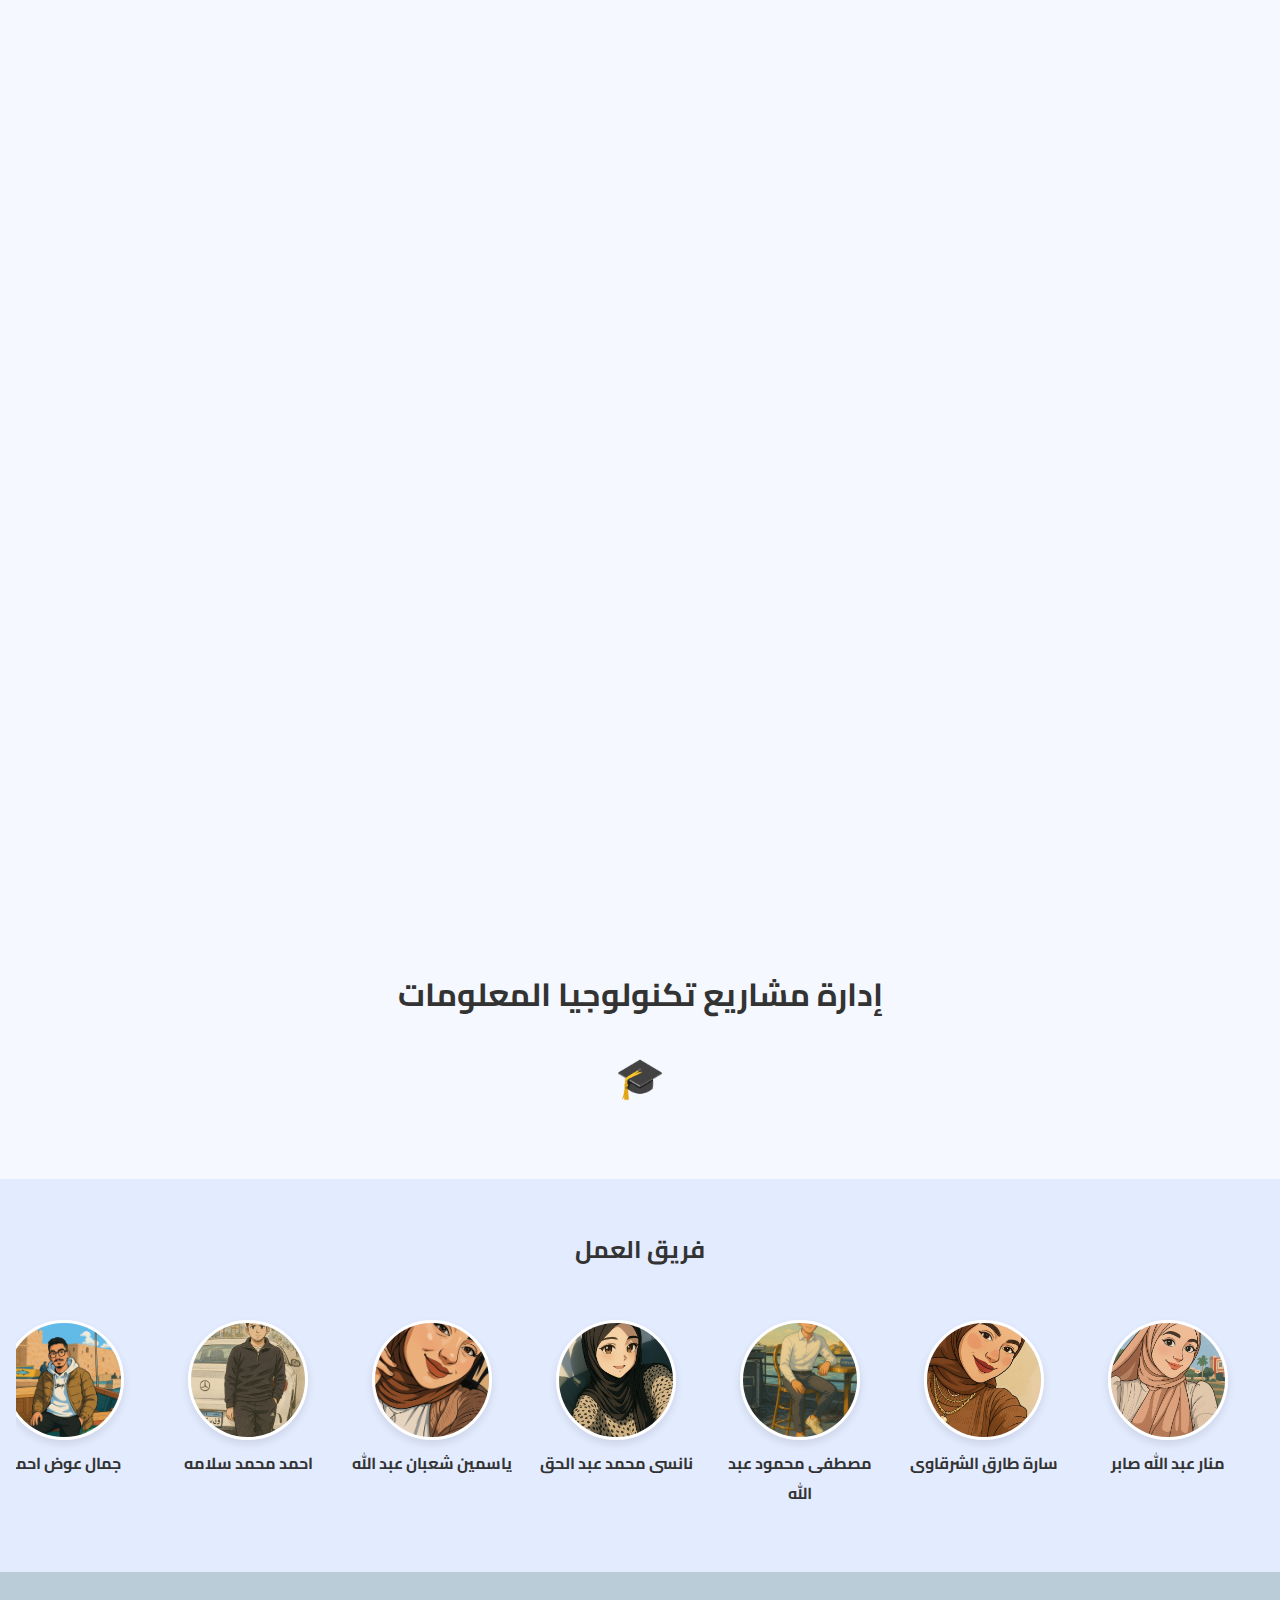
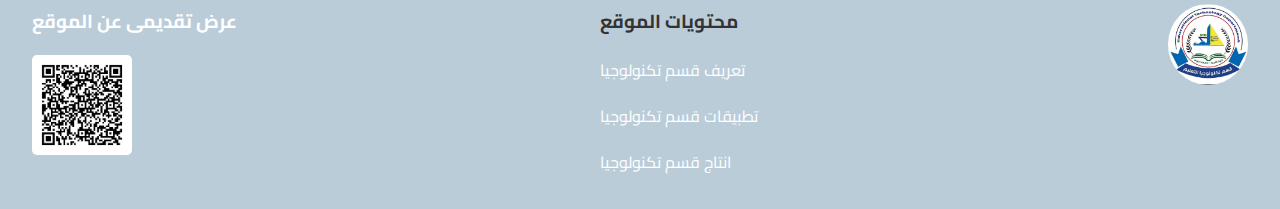
<file: index.html>
<!DOCTYPE html>
<html lang="ar" dir="rtl">
<head>
  <meta charset="UTF-8">
  <meta name="viewport" content="width=device-width, initial-scale=1.0">
  <title>تكنولوجيا التعليم و المعلومات</title>
  <link href="https://fonts.googleapis.com/css2?family=Cairo:wght@400;700&display=swap" rel="stylesheet">
  <style>
    * {
      margin: 0;
      padding: 0;
      box-sizing: border-box;
      font-family: 'Cairo', sans-serif;
      text-decoration: none;
    }

    body {
      background: #f5f8ff;
      color: #333;
      scroll-behavior: smooth;
      direction: rtl;
    }

    /* Landing Section */
    .landing {
      position: relative;
      height: 100vh;
      width: 100%;
      overflow: hidden;
    }

    .landing video {
      position: absolute;
      top: 50%;
      left: 50%;
      transform: translate(-50%, -50%);
      width: 100%;
      height: 100%;
      object-fit: cover;
      z-index: -1;
    }

    /* Content Section */
    .content-section {
      padding: 4rem 2rem;
      display: flex;
      flex-direction: column;
      align-items: center;
      text-align: center;
      animation: fadeIn 1.5s ease-in-out;
    }

    .header-icon {
      font-size: 2.5rem;
      cursor: pointer;
      margin-top: 1rem;
    }

    /* Team Section */
    .team-section {
      padding: 3rem 1rem;
      background-color: #e3ebff;
      text-align: center;
    }

    .team-section h2 {
      margin-bottom: 2rem;
      color: #333;
    }

    .team-scroll {
      display: flex;
      overflow-x: auto;
      gap: 1.5rem;
      padding: 1rem;
      scrollbar-width: thin;
      scrollbar-color: #c8d7ff transparent;
    }

    .team-scroll::-webkit-scrollbar {
      height: 8px;
    }

    .team-scroll::-webkit-scrollbar-thumb {
      background-color: #c8d7ff;
      border-radius: 4px;
    }

    .team-member {
      min-width: 10em;
      display: flex;
      flex-direction: column;
      align-items: center;
      cursor: pointer;
      transition: transform 0.3s ease;
    }

    .team-member:hover {
      transform: translateY(-5px);
    }

    .team-member img {
      width: 120px;
      height: 120px;
      border-radius: 50%;
      object-fit: cover;
      border: 3px solid #fff;
      box-shadow: 0 4px 8px rgba(0, 0, 0, 0.1);
    }

    .team-member p {
      margin-top: 0.5rem;
      font-weight: 700;
    }

    /* Popups */
    .popup {
      position: fixed;
      top: 0;
      left: 0;
      width: 100vw;
      height: 100vh;
      background: rgba(0, 0, 0, 0.6);
      display: none;
      justify-content: center;
      align-items: center;
      z-index: 1000;
    }

    .popup-content {
      background: #fff;
      padding: 2rem;
      border-radius: 1rem;
      display: flex;
      flex-direction: column;
      gap: 1rem;
      min-width: 250px;
      max-width: 80%;
      max-height: 80vh;
      overflow-y: auto;
      animation: slideDown 0.5s ease-in-out;
    }

    .member-popup-content {
      display: flex;
      flex-direction: column;
      align-items: center;
      text-align: center;
      gap: 1rem;
    }

    .member-popup-content img {
      width: 150px;
      height: 150px;
      border-radius: 50%;
      object-fit: cover;
      border: 4px solid #e3ebff;
    }

    .member-popup-content h3 {
      color: #333;
      font-size: 1.5rem;
    }

    .member-popup-content p {
      color: #555;
      line-height: 1.6;
    }

    .popup-content button, .close-btn {
      padding: 1rem;
      font-size: 1.1rem;
      border: none;
      border-radius: 8px;
      background-color: #e3ebff;
      cursor: pointer;
      transition: background-color 0.3s ease, transform 0.3s ease;
    }

    .popup-content button:hover, .close-btn:hover {
      background-color: #c8d7ff;
      transform: scale(1.05);
    }

    .close-btn {
      margin-top: 1rem;
      width: 100%;
    }

    /* Footer */
    .footer {
      display: flex;
      justify-content: space-between;
      flex-wrap: wrap;
      padding: 2rem;
      background-color: #bbccd9;
      margin-top: 0;
    }

    .footer-logo img {
      width: 5em;
      height: auto;
      border-radius: 3em;
    }

    .footer-links {
      flex: 1;
      display: flex;
      flex-direction: column;
      gap: 1rem;
      align-items: flex-end;
    }

    .footer-links a {
      color: white
    }

    .footer-qr {
      flex: 1;
      display: flex;
      flex-direction: column;
      align-items: flex-end;
      gap: 0.5rem;
    }

    .footer-qr img {
      width: 100px;
      height: 100px;
      background: white;
      padding: 5px;
      border-radius: 5px;
    }

    .footer-qr h3 {
      color: white;
      margin-bottom: 0.5rem;
    }

    @keyframes fadeIn {
      0% {opacity: 0; transform: translateY(20px);}
      100% {opacity: 1; transform: translateY(0);}
    }

    @keyframes slideDown {
      0% {opacity: 0; transform: translateY(-20px);}
      100% {opacity: 1; transform: translateY(0);}
    }

    @media (max-width: 768px) {
      .footer {
        flex-direction: column;
        align-items: center;
        text-align: center;
      }
      .footer-qr {
        align-items: center;
      }
      
      .team-scroll {
        gap: 1rem;
      }
      
      .team-member img {
        width: 100px;
        height: 100px;
      }
    }
  </style>
</head>
<body>
  <section class="landing">
    <video autoplay muted loop>
      <source src="imgs/intro.mp4" type="video/mp4">
      متصفحك لا يدعم تشغيل الفيديو.
    </video>
  </section>

  <section class="content-section">
    <h1>إدارة مشاريع تكنولوجيا المعلومات</h1>
    <div class="header-icon" onclick="togglePopup()">🎓</div>
  </section>

  <!-- New Team Section -->
  <section class="team-section">
    <h2>فريق العمل</h2>
    <div class="team-scroll">
      <div class="team-member" onclick="showMemberInfo('member1')">
        <img src="imgs/manar.jpg" alt="عضو الفريق">
        <p>منار عبد الله صابر</p>
      </div>
      <div class="team-member" onclick="showMemberInfo('member2')">
        <img src="imgs/sara.jpg" alt="عضو الفريق">
        <p>سارة طارق الشرقاوى</p>
      </div>
      <div class="team-member" onclick="showMemberInfo('member3')">
        <img src="imgs/مصطفى.jpg" alt="عضو الفريق">
        <p>مصطفى محمود عبد الله</p>
      </div>
      <div class="team-member" onclick="showMemberInfo('member4')">
        <img src="imgs/نانسى.jpg" alt="عضو الفريق">
        <p>نانسى محمد عبد الحق</p>
      </div>
      <div class="team-member" onclick="showMemberInfo('member5')">
        <img src="imgs/ياسمين.png" alt="عضو الفريق">
        <p>ياسمين شعبان عبد الله</p>
      </div>
      <div class="team-member" onclick="showMemberInfo('member6')">
        <img src="imgs/احمد.jpg" alt="عضو الفريق">
        <p>احمد محمد سلامه</p>
      </div>
      <div class="team-member" onclick="showMemberInfo('member7')">
        <img src="imgs/جمال.png" alt="عضو الفريق">
        <p>جمال عوض احمد</p>
      </div>
    </div>
  </section>

  <!-- Member Info Popup -->
  <div class="popup" id="memberPopup">
    <div class="popup-content">
      <div class="member-popup-content" id="memberInfoContent">
        <!-- Content will be filled by JavaScript -->
      </div>
      <button class="close-btn" onclick="closeMemberPopup()">إغلاق</button>
    </div>
  </div>

  <!-- Original Popup -->
  <div class="popup" id="popup">
    <div class="popup-content">
      <a href="الصفحه الاولى/index.html"><button>تعريف قسم تكنولوجيا</button></a>
      <a href="الصفحة الثانية/index.html"><button>تطبيقات قسم تكنولوجيا</button></a>
      <a href="الصفحه الثالثه/index.html"><button>انتاج قسم تكنولوجيا</button></a>
    </div>
  </div>

  <footer class="footer">
    <div class="footer-logo">
      <img src="imgs/logo.jpg" alt="Logo">
    </div>
    <div class="footer-links">
      <h3>محتويات الموقع</h3>
      <a href="">تعريف قسم تكنولوجيا</a>
      <a href="">تطبيقات قسم تكنولوجيا</a>
      <a href="#">انتاج قسم تكنولوجيا</a>
    </div>
    <div class="footer-qr">
      <h3>عرض تقديمى عن الموقع</h3>
      <img src="imgs/كاركود.jpg" alt="QR Code">
    </div>
  </footer>

  <script>
    function togglePopup() {
      const popup = document.getElementById("popup");
      popup.style.display = popup.style.display === "flex" ? "none" : "flex";
    }

    // Close popup when clicking outside
    document.addEventListener('click', function(event) {
      const popup = document.getElementById('popup');
      const memberPopup = document.getElementById('memberPopup');
      const icon = document.querySelector('.header-icon');
      const popupContent = document.querySelector('.popup-content');
      const memberContent = document.querySelector('#memberPopup .popup-content');

      if (popup.style.display === 'flex' && !popupContent.contains(event.target) && !icon.contains(event.target)) {
        popup.style.display = 'none';
      }
      
      if (memberPopup.style.display === 'flex' && !memberContent.contains(event.target) && 
          !Array.from(document.querySelectorAll('.team-member')).some(el => el.contains(event.target))) {
        memberPopup.style.display = 'none';
      }
    });

    // Team member info
    const teamMembers = {
      member1: {
        name: "منار عبد الله صابر",
        position: "",
        bio: "",
        img: "imgs/manar.jpg"
      },
      member2: {
        name: "سارة طارق الشرقاوى",
        position: "",
        img: "imgs/sara.jpg"
      },
      member3: {
        name: "مصطفى محمود عبد الله",
        position: "",
        img: "imgs/مصطفى.jpg"
      },
      member4: {
        name: "نانسى محمد عبد الحق",
        position: "",
        img: "imgs/نانسى.jpg"
      },
      member5: {
        name: "ياسمين شعبان عبد الله",
        position: "",
        img: "imgs/ياسمين.png"
      },
      member6: {
        name: "احمد محمد سلامه",
        position: "",
        img: "imgs/احمد.jpg"
      },
      member7: {
        name: "جمال عوض احمد",
        position: "",
        img: "imgs/جمال.png"
      }
    };

    function showMemberInfo(memberId) {
      const member = teamMembers[memberId];
      const content = document.getElementById('memberInfoContent');
      const popup = document.getElementById('memberPopup');
      
      content.innerHTML = `
        <img src="${member.img}" alt="${member.name}">
        <h3>${member.name}</h3>
        <p><strong>الوظيفة:</strong> ${member.position}</p>
        <p>${member.bio}</p>
      `;
      
      popup.style.display = 'flex';
    }

    function closeMemberPopup() {
      document.getElementById('memberPopup').style.display = 'none';
    }
  </script>
</body>
</html>
</file>
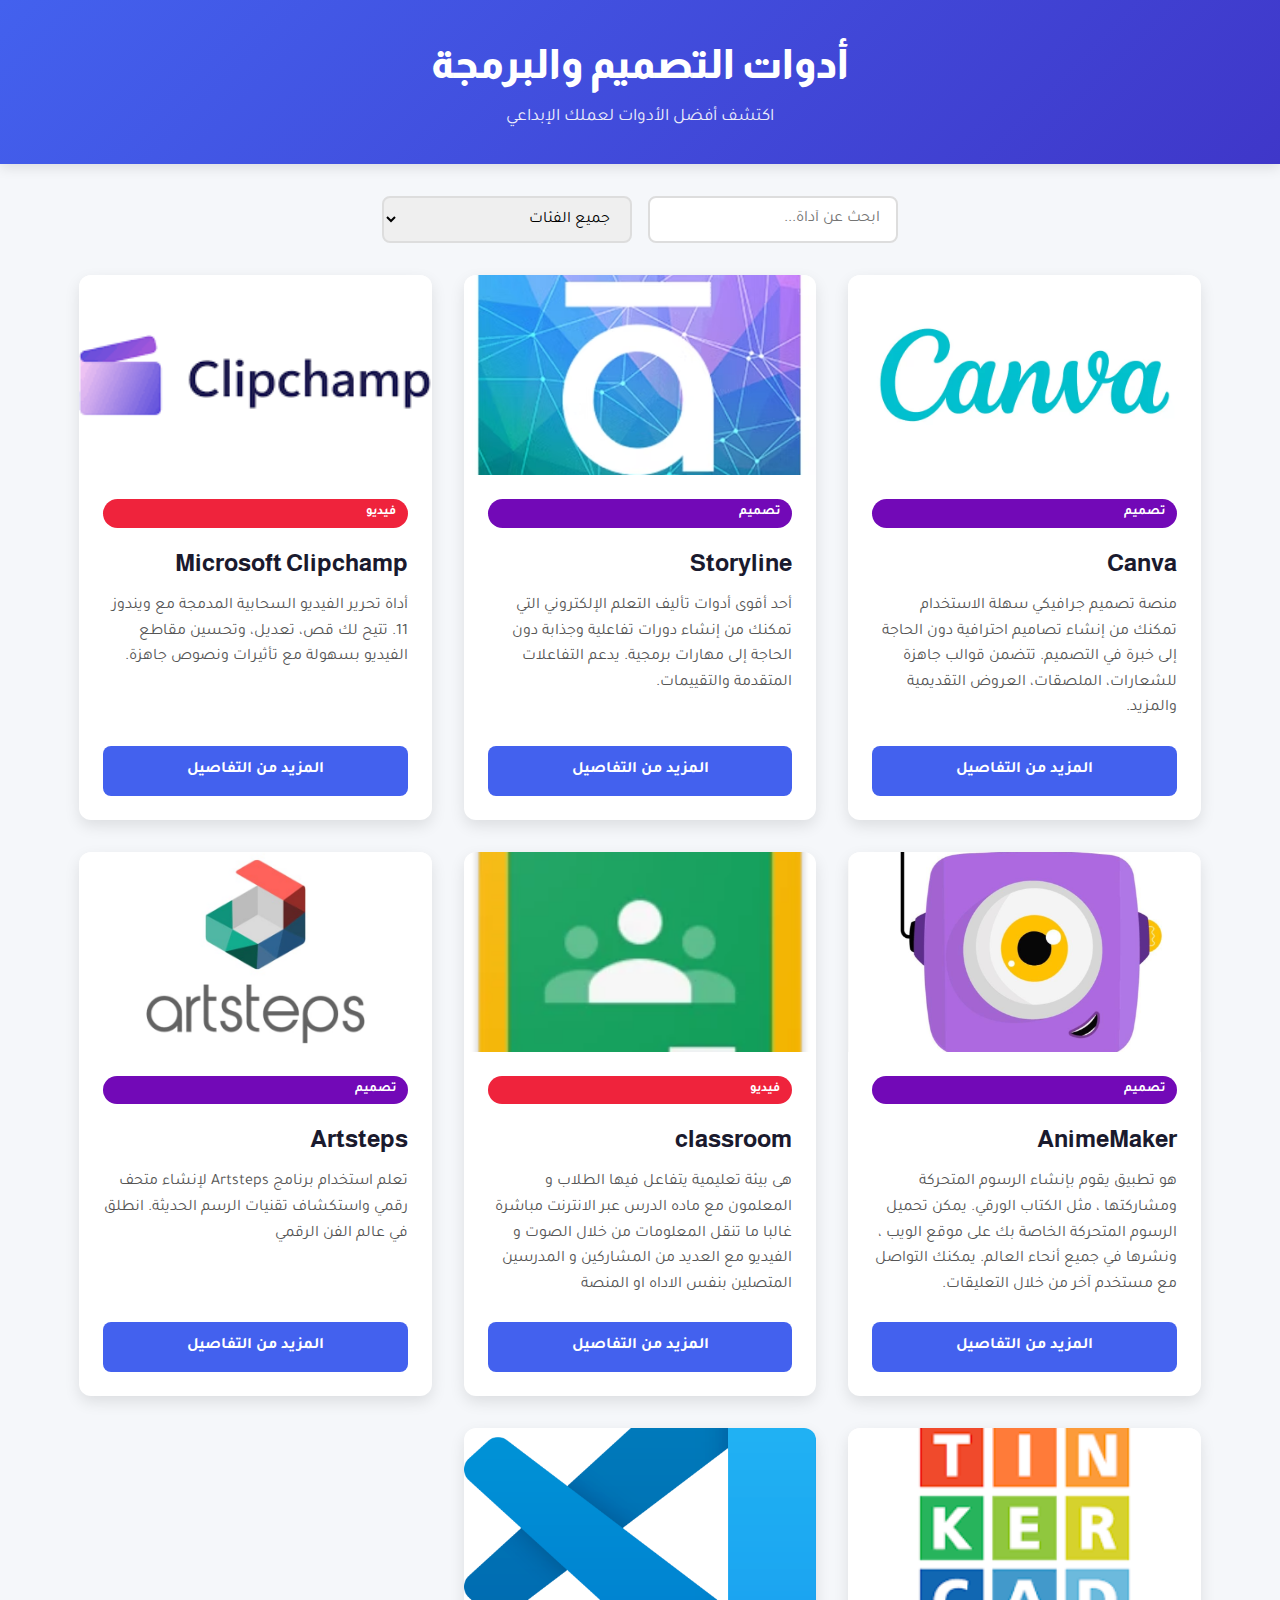
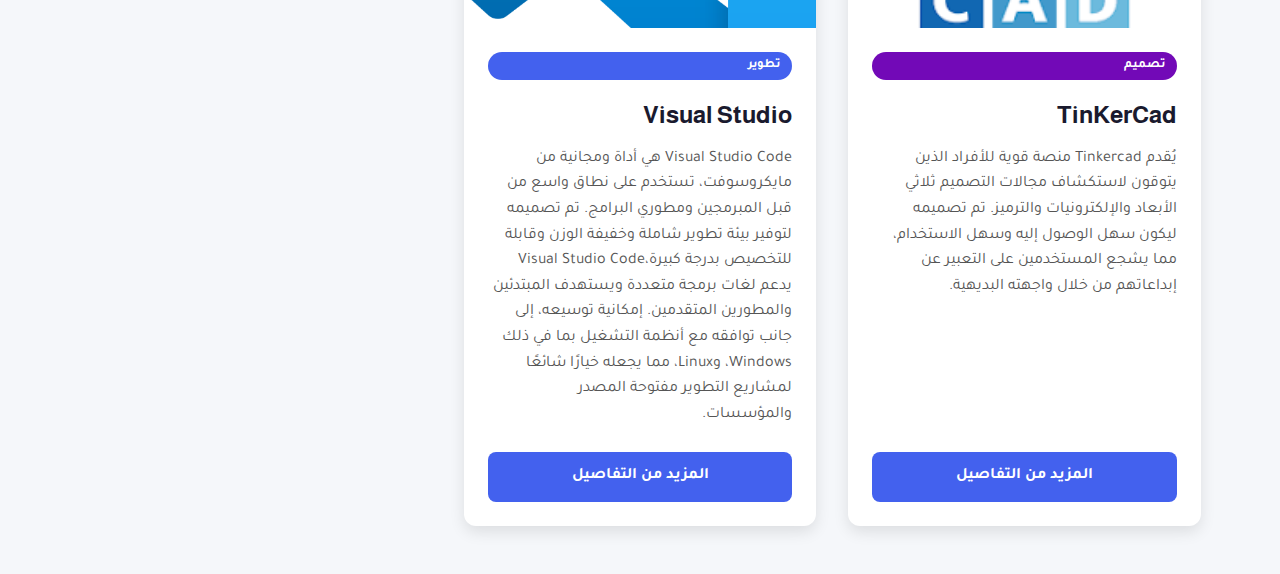
<file: الصفحة الثانية/index.html>
<!DOCTYPE html>
<html lang="ar" dir="rtl">
<head>
    <meta charset="UTF-8">
    <meta name="viewport" content="width=device-width, initial-scale=1.0">
    <title>أدوات التصميم والبرمجة</title>
    <link rel="stylesheet" href="https://cdnjs.cloudflare.com/ajax/libs/font-awesome/6.4.0/css/all.min.css">
    <link href="https://fonts.googleapis.com/css2?family=Tajawal:wght@400;700&family=Almarai:wght@300;800&display=swap" rel="stylesheet">
    <style>
        :root {
            --primary-color: #4361ee;
            --secondary-color: #3f37c9;
            --accent-color: #4cc9f0;
            --dark-color: #1a1a2e;
            --light-color: #f8f9fa;
            --success-color: #4ad66d;
            --warning-color: #f8961e;
            --danger-color: #ef233c;
            --font-primary: 'Tajawal', sans-serif;
            --font-secondary: 'Almarai', sans-serif;
        }

* {
    margin: 0;
    padding: 0;
    box-sizing: border-box;
}

body {
    font-family: var(--font-primary);
    background-color: #f5f7fa;
    color: var(--dark-color);
    line-height: 1.6;
    direction: rtl;
}

.container {
    width: 90%;
    max-width: 1200px;
    margin: 0 auto;
    padding: 0 15px;
}

header {
    background: linear-gradient(135deg, var(--primary-color), var(--secondary-color));
    color: white;
    padding: 2rem 0;
    text-align: center;
    margin-bottom: 2rem;
    box-shadow: 0 4px 12px rgba(0, 0, 0, 0.1);
}

header h1 {
    font-family: var(--font-secondary);
    font-size: 2.5rem;
    margin-bottom: 0.5rem;
    font-weight: 800;
}

header p {
    font-size: 1.1rem;
    opacity: 0.9;
}

.search-filter {
    display: flex;
    justify-content: center;
    gap: 1rem;
    margin-bottom: 2rem;
    flex-wrap: wrap;
}

.search-filter input, .search-filter select {
    padding: 0.75rem 1rem;
    border: 2px solid #ddd;
    border-radius: 8px;
    font-family: var(--font-primary);
    font-size: 1rem;
    transition: all 0.3s ease;
    min-width: 250px;
}

.search-filter input:focus, .search-filter select:focus {
    border-color: var(--primary-color);
    outline: none;
    box-shadow: 0 0 0 3px rgba(67, 97, 238, 0.2);
}

.tools-grid {
    display: grid;
    grid-template-columns: repeat(auto-fill, minmax(300px, 1fr));
    gap: 2rem;
    margin-bottom: 3rem;
}

.tool-card {
    background: white;
    border-radius: 12px;
    overflow: hidden;
    box-shadow: 0 6px 15px rgba(0, 0, 0, 0.1);
    transition: transform 0.3s ease, box-shadow 0.3s ease;
    display: flex;
    flex-direction: column;
}

.tool-card:hover {
    transform: translateY(-5px);
    box-shadow: 0 12px 20px rgba(0, 0, 0, 0.15);
}

.tool-image {
    height: 200px;
    overflow: hidden;
}

.tool-image img {
    width: 100%;
    height: 100%;
    object-fit: cover;
    transition: transform 0.5s ease;
}

.tool-card:hover .tool-image img {
    transform: scale(1.05);
}

.tool-content {
    padding: 1.5rem;
    flex-grow: 1;
    display: flex;
    flex-direction: column;
}

.tool-content h3 {
    font-family: var(--font-secondary);
    font-size: 1.5rem;
    margin-bottom: 0.75rem;
    color: var(--dark-color);
}

.tool-content p {
    color: #555;
    margin-bottom: 1.5rem;
    flex-grow: 1;
}

.tool-category {
    display: inline-block;
    padding: 0.25rem 0.75rem;
    border-radius: 20px;
    font-size: 0.8rem;
    font-weight: bold;
    margin-bottom: 1rem;
    background-color: var(--accent-color);
    color: white;
}

.tool-category.design {
    background-color: #7209b7;
}

.tool-category.development {
    background-color: var(--primary-color);
}

.tool-category.video {
    background-color: var(--danger-color);
}

.tool-btn {
    display: inline-block;
    padding: 0.75rem 1.5rem;
    background-color: var(--primary-color);
    color: white;
    text-decoration: none;
    border-radius: 8px;
    font-weight: bold;
    text-align: center;
    transition: background-color 0.3s ease;
    border: none;
    cursor: pointer;
    font-family: var(--font-primary);
    font-size: 1rem;
    margin-top: auto;
}

.tool-btn:hover {
    background-color: var(--secondary-color);
}


@media (max-width: 768px) {
    header h1 {
        font-size: 2rem;
    }
    
    .tools-grid {
        grid-template-columns: repeat(auto-fill, minmax(250px, 1fr));
    }
    
    .search-filter {
        flex-direction: column;
        align-items: stretch;
    }
    
    .search-filter input, .search-filter select {
        width: 100%;
    }
}

@media (max-width: 480px) {
    header h1 {
        font-size: 1.8rem;
    }
    
    .tool-card {
        margin-bottom: 1.5rem;
    }
}
    </style>
</head>
<body>
    <header>
        <div class="container">
            <h1>أدوات التصميم والبرمجة</h1>
            <p>اكتشف أفضل الأدوات لعملك الإبداعي</p>
        </div>
    </header>

    <main class="container">
        <div class="search-filter">
            <input type="text" id="search-input" placeholder="ابحث عن أداة...">
            <select id="filter-select">
                <option value="all">جميع الفئات</option>
                <option value="design">التصميم</option>
                <option value="development">التطوير</option>
                <option value="video">الفيديو</option>
            </select>
        </div>

        <div class="tools-grid" id="tools-container">
            <!-- سيتم ملؤه بواسطة JavaScript -->
        </div>
    </main>

    <script>
        document.addEventListener('DOMContentLoaded', function() {
    // بيانات الأدوات
    const tools = [
        {
            id: 1,
            name: "Canva",
            description: "منصة تصميم جرافيكي سهلة الاستخدام تمكنك من إنشاء تصاميم احترافية دون الحاجة إلى خبرة في التصميم. تتضمن قوالب جاهزة للشعارات، الملصقات، العروض التقديمية والمزيد.",
            image: "imgs/canva.webp",
            category: "design",
            link: "Tools/canava/index.html"
        },
        {
            id: 2,
            name: "Storyline",
            description: "أحد أقوى أدوات تأليف التعلم الإلكتروني التي تمكنك من إنشاء دورات تفاعلية وجذابة دون الحاجة إلى مهارات برمجية. يدعم التفاعلات المتقدمة والتقييمات.",
            image: "imgs/storyline.avif",
            category: "design",
            link: "Tools/storyline/index.html"
        },
        {
            id: 4,
            name: "Microsoft Clipchamp",
            description: "أداة تحرير الفيديو السحابية المدمجة مع ويندوز 11. تتيح لك قص، تعديل، وتحسين مقاطع الفيديو بسهولة مع تأثيرات ونصوص جاهزة.",
            image: "imgs/clipchamp.png",
            category: "video",
            link: "Tools/clipchamp/index.html"
        },
        {
            id: 5,
            name: "AnimeMaker",
            description: "هو تطبيق يقوم بإنشاء الرسوم المتحركة ومشاركتها ، مثل الكتاب الورقي. يمكن تحميل الرسوم المتحركة الخاصة بك على موقع الويب ، ونشرها في جميع أنحاء العالم. يمكنك التواصل مع مستخدم آخر من خلال التعليقات.",
            image: "imgs/animemaker.jpg",
            category: "design",
            link: "Tools/animeker/index.html"
        },
        {
            id: 6,
            name: "classroom",
            description: "هى بيئة تعليمية يتفاعل فيها الطلاب و المعلمون مع ماده الدرس عبر الانترنت مباشرة غالبا ما تنقل المعلومات من خلال الصوت و الفيديو مع العديد من المشاركين و المدرسين المتصلين بنفس الاداه او المنصة",
            image: "imgs/classroom.webp",
            category: "video",
             link: "Tools/classroom/index.html"
        },
        {
            id: 7,
            name: "Artsteps",
            description: "تعلم استخدام برنامج Artsteps لإنشاء متحف رقمي واستكشاف تقنيات الرسم الحديثة. انطلق في عالم الفن الرقمي",
            image: "imgs/artsteps.jpg",
            category: "design",
            link: "Tools/artsteps/index.html"
        },
        {
            id: 8,
            name: "TinKerCad",
            description: "يُقدم Tinkercad منصة قوية للأفراد الذين يتوقون لاستكشاف مجالات التصميم ثلاثي الأبعاد والإلكترونيات والترميز. تم تصميمه ليكون سهل الوصول إليه وسهل الاستخدام، مما يشجع المستخدمين على التعبير عن إبداعاتهم من خلال واجهته البديهية.",
            image: "imgs/tinkercad.png",
            category: "design",
            link: "Tools/Tenkercad/index.html"
        },
        {
            id: 8,
            name: "Visual Studio",
            description: "Visual Studio Code هي أداة ومجانية من مايكروسوفت، تستخدم على نطاق واسع من قبل المبرمجين ومطوري البرامج. تم تصميمه لتوفير بيئة تطوير شاملة وخفيفة الوزن وقابلة للتخصيص بدرجة كبيرة،Visual Studio Code يدعم لغات برمجة متعددة ويستهدف المبتدئين والمطورين المتقدمين. إمكانية توسيعه، إلى جانب توافقه مع أنظمة التشغيل بما في ذلك Windows، وLinux، مما يجعله خيارًا شائعًا لمشاريع التطوير مفتوحة المصدر والمؤسسات.",
            image: "imgs/visual.png",
            category: "development",
            link: "Tools/visual/index.html"
        }
    ];

    // عناصر DOM
    const toolsContainer = document.getElementById('tools-container');
    const searchInput = document.getElementById('search-input');
    const filterSelect = document.getElementById('filter-select');

    // عرض الأدوات
    function displayTools(toolsToDisplay) {
        toolsContainer.innerHTML = '';
        
        toolsToDisplay.forEach(tool => {
            const toolCard = document.createElement('div');
            toolCard.className = 'tool-card';
            
            let categoryClass = '';
            let categoryText = '';
            
            switch(tool.category) {
                case 'design':
                    categoryClass = 'design';
                    categoryText = 'تصميم';
                    break;
                case 'development':
                    categoryClass = 'development';
                    categoryText = 'تطوير';
                    break;
                case 'video':
                    categoryClass = 'video';
                    categoryText = 'فيديو';
                    break;
            }
            
            toolCard.innerHTML = `
                <div class="tool-image">
                    <img src="${tool.image}" alt="${tool.name}">
                </div>
                <div class="tool-content">
                    <span class="tool-category ${categoryClass}">${categoryText}</span>
                    <h3>${tool.name}</h3>
                    <p>${tool.description}</p>
                    <a href="${tool.link}" class="tool-btn">المزيد من التفاصيل</a>
                </div>
            `;
            
            toolsContainer.appendChild(toolCard);
        });
    }

    // فلترة الأدوات
    function filterTools() {
        const searchTerm = searchInput.value.toLowerCase();
        const filterValue = filterSelect.value;
        
        const filteredTools = tools.filter(tool => {
            const matchesSearch = tool.name.toLowerCase().includes(searchTerm) || 
                                tool.description.toLowerCase().includes(searchTerm);
            const matchesFilter = filterValue === 'all' || tool.category === filterValue;
            
            return matchesSearch && matchesFilter;
        });
        
        displayTools(filteredTools);
    }

    // أحداث البحث والفلترة
    searchInput.addEventListener('input', filterTools);
    filterSelect.addEventListener('change', filterTools);

    // عرض جميع الأدوات عند التحميل
    displayTools(tools);

    // تأثيرات عند التمرير
    window.addEventListener('scroll', function() {
        const header = document.querySelector('header');
        if (window.scrollY > 50) {
            header.style.boxShadow = '0 2px 10px rgba(0, 0, 0, 0.1)';
            header.style.padding = '1rem 0';
        } else {
            header.style.boxShadow = '0 4px 12px rgba(0, 0, 0, 0.1)';
            header.style.padding = '2rem 0';
        }
    });
});
    </script>
</body>
</html>
</file>
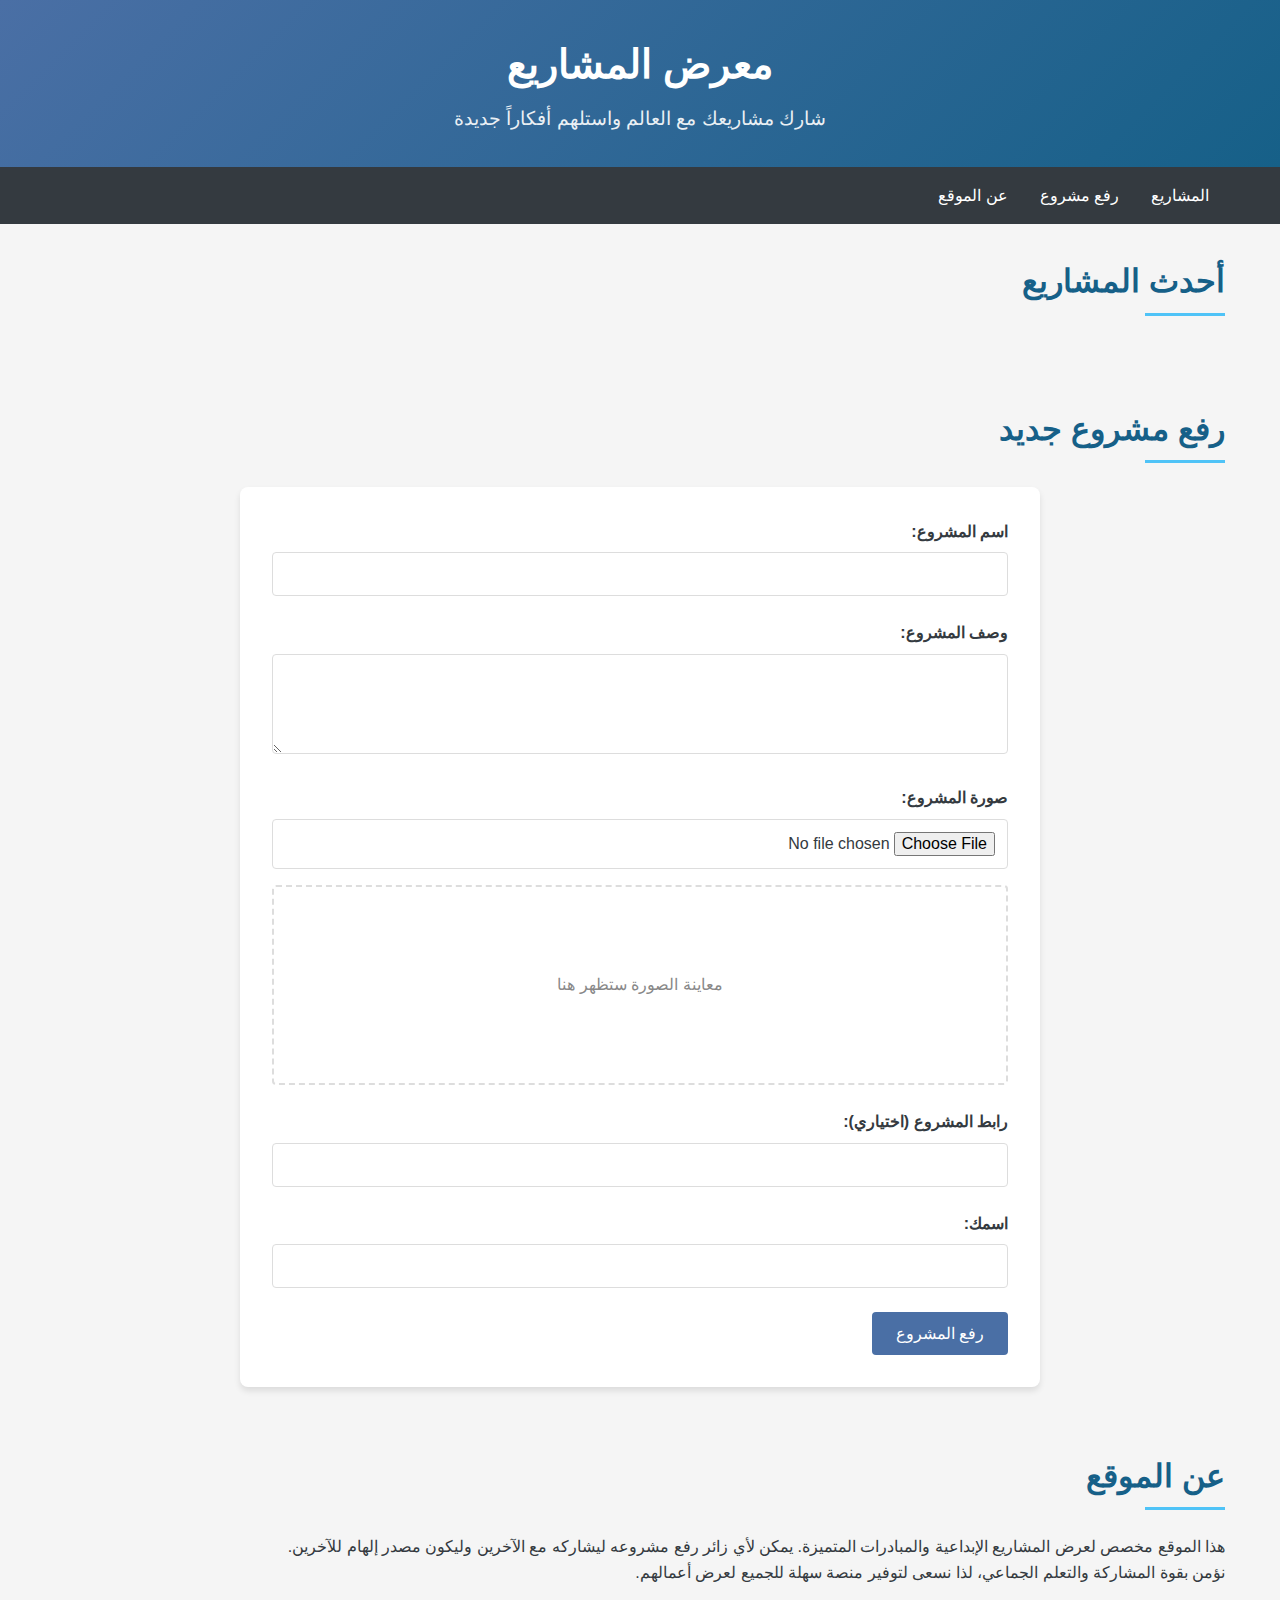
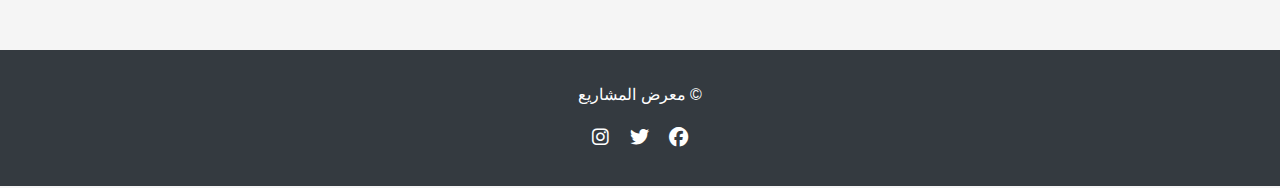
<file: الصفحه الثالثه/index.html>
<!DOCTYPE html>
<html lang="ar" dir="rtl">
<head>
    <meta charset="UTF-8">
    <meta name="viewport" content="width=device-width, initial-scale=1.0">
    <title>معرض المشاريع</title>
    <link rel="stylesheet" href="https://cdnjs.cloudflare.com/ajax/libs/font-awesome/6.4.0/css/all.min.css">
    <style>
        /* الأساسيات */
:root {
    --primary-color: #4a6fa5;
    --secondary-color: #166088;
    --accent-color: #4fc3f7;
    --light-color: #f8f9fa;
    --dark-color: #343a40;
    --success-color: #28a745;
    --error-color: #dc3545;
}

* {
    margin: 0;
    padding: 0;
    box-sizing: border-box;
}

body {
    font-family: 'Segoe UI', Tahoma, Geneva, Verdana, sans-serif;
    line-height: 1.6;
    color: var(--dark-color);
    background-color: #f5f5f5;
}

.container {
    width: 100%;
    max-width: 1200px;
    margin: 0 auto;
    padding: 0 15px;
}

/* الهيدر */
header {
    background: linear-gradient(135deg, var(--primary-color), var(--secondary-color));
    color: white;
    text-align: center;
    padding: 2rem 0;
}

header h1 {
    font-size: 2.5rem;
    margin-bottom: 0.5rem;
}

header p {
    font-size: 1.2rem;
    opacity: 0.9;
}

/* التنقل */
nav {
    background-color: var(--dark-color);
    position: sticky;
    top: 0;
    z-index: 100;
}

nav ul {
    display: flex;
    list-style: none;
}

nav ul li a {
    color: white;
    text-decoration: none;
    padding: 1rem;
    display: block;
    transition: background-color 0.3s;
}

nav ul li a:hover {
    background-color: rgba(255, 255, 255, 0.1);
}

.menu-toggle {
    display: none;
    background: none;
    border: none;
    color: white;
    font-size: 1.5rem;
    cursor: pointer;
    padding: 1rem;
}

/* الأقسام الرئيسية */
section {
    padding: 2rem 0;
}

h2 {
    font-size: 2rem;
    margin-bottom: 1.5rem;
    color: var(--secondary-color);
    position: relative;
    padding-bottom: 0.5rem;
}

h2::after {
    content: '';
    position: absolute;
    bottom: 0;
    right: 0;
    width: 80px;
    height: 3px;
    background-color: var(--accent-color);
}

/* شبكة المشاريع */
.projects-grid {
    display: grid;
    grid-template-columns: repeat(auto-fill, minmax(300px, 1fr));
    gap: 1.5rem;
    margin-top: 1.5rem;
}

.project-card {
    background-color: white;
    border-radius: 8px;
    overflow: hidden;
    box-shadow: 0 4px 6px rgba(0, 0, 0, 0.1);
    transition: transform 0.3s, box-shadow 0.3s;
}

.project-card:hover {
    transform: translateY(-5px);
    box-shadow: 0 6px 12px rgba(0, 0, 0, 0.15);
}

.project-image {
    width: 100%;
    height: 200px;
    object-fit: cover;
}

.project-info {
    padding: 1rem;
}

.project-info h3 {
    margin-bottom: 0.5rem;
    color: var(--primary-color);
}

.project-info p {
    margin-bottom: 0.5rem;
    color: #666;
}

.project-author {
    font-size: 0.9rem;
    color: #888;
    margin-top: 0.5rem;
}

.project-link {
    display: inline-block;
    margin-top: 0.5rem;
    color: var(--accent-color);
    text-decoration: none;
    font-weight: bold;
}

.project-link:hover {
    text-decoration: underline;
}

/* نموذج رفع المشروع */
form {
    background-color: white;
    padding: 2rem;
    border-radius: 8px;
    box-shadow: 0 4px 6px rgba(0, 0, 0, 0.1);
    max-width: 800px;
    margin: 0 auto;
}

.form-group {
    margin-bottom: 1.5rem;
}

label {
    display: block;
    margin-bottom: 0.5rem;
    font-weight: bold;
}

input[type="text"],
input[type="url"],
textarea,
input[type="file"] {
    width: 100%;
    padding: 0.75rem;
    border: 1px solid #ddd;
    border-radius: 4px;
    font-size: 1rem;
    transition: border-color 0.3s;
}

input[type="text"]:focus,
input[type="url"]:focus,
textarea:focus {
    border-color: var(--accent-color);
    outline: none;
}

textarea {
    resize: vertical;
    min-height: 100px;
}

.image-preview {
    margin-top: 1rem;
    width: 100%;
    height: 200px;
    border: 2px dashed #ddd;
    border-radius: 4px;
    display: flex;
    align-items: center;
    justify-content: center;
    overflow: hidden;
}

.image-preview img {
    max-width: 100%;
    max-height: 100%;
    object-fit: contain;
}

.image-preview.empty::before {
    content: "معاينة الصورة ستظهر هنا";
    color: #888;
}

.btn {
    background-color: var(--primary-color);
    color: white;
    border: none;
    padding: 0.75rem 1.5rem;
    font-size: 1rem;
    border-radius: 4px;
    cursor: pointer;
    transition: background-color 0.3s;
}

.btn:hover {
    background-color: var(--secondary-color);
}

.delete-btn {
    background-color: var(--error-color) !important;
    margin-top: 10px;
}

.delete-btn:hover {
    background-color: #c82333 !important;
}

/* الفوتر */
footer {
    background-color: var(--dark-color);
    color: white;
    text-align: center;
    padding: 2rem 0;
    margin-top: 2rem;
}

.social-links {
    margin-top: 1rem;
}

.social-links a {
    color: white;
    margin: 0 0.5rem;
    font-size: 1.2rem;
    transition: color 0.3s;
}

.social-links a:hover {
    color: var(--accent-color);
}

/* التوست */
.toast {
    position: fixed;
    bottom: 20px;
    right: 20px;
    background-color: var(--dark-color);
    color: white;
    padding: 1rem 2rem;
    border-radius: 4px;
    box-shadow: 0 4px 6px rgba(0, 0, 0, 0.1);
    transform: translateY(100px);
    opacity: 0;
    transition: transform 0.3s, opacity 0.3s;
    z-index: 1000;
}

.toast.show {
    transform: translateY(0);
    opacity: 1;
}

.toast.success {
    background-color: var(--success-color);
}

.toast.error {
    background-color: var(--error-color);
}

/* التجاوبية */
@media (max-width: 768px) {
    nav ul {
        display: none;
        flex-direction: column;
        width: 100%;
    }

    nav ul.show {
        display: flex;
    }

    .menu-toggle {
        display: block;
        margin-right: auto;
    }

    header h1 {
        font-size: 2rem;
    }

    header p {
        font-size: 1rem;
    }

    h2 {
        font-size: 1.5rem;
    }

    form {
        padding: 1.5rem;
    }
}

@media (max-width: 480px) {
    .projects-grid {
        grid-template-columns: 1fr;
    }

    header h1 {
        font-size: 1.8rem;
    }

    .container {
        padding: 0 10px;
    }
}
    </style>
</head>
<body>
    <header>
        <div class="container">
            <h1>معرض المشاريع</h1>
            <p>شارك مشاريعك مع العالم واستلهم أفكاراً جديدة</p>
        </div>
    </header>

    <nav>
        <div class="container">
            <ul>
                <li><a href="#projects">المشاريع</a></li>
                <li><a href="#upload">رفع مشروع</a></li>
                <li><a href="#about">عن الموقع</a></li>
            </ul>
            <button class="menu-toggle" aria-label="Toggle menu">
                <i class="fas fa-bars"></i>
            </button>
        </div>
    </nav>

    <main class="container">
        <section id="projects">
            <h2>أحدث المشاريع</h2>
            <div class="projects-grid" id="projects-grid">
                <!-- المشاريع سيتم إضافتها هنا عبر JavaScript -->
            </div>
        </section>

        <section id="upload">
            <h2>رفع مشروع جديد</h2>
            <form id="project-form">
                <div class="form-group">
                    <label for="project-name">اسم المشروع:</label>
                    <input type="text" id="project-name" required>
                </div>
                <div class="form-group">
                    <label for="project-description">وصف المشروع:</label>
                    <textarea id="project-description" rows="4" required></textarea>
                </div>
                <div class="form-group">
                    <label for="project-image">صورة المشروع:</label>
                    <input type="file" id="project-image" accept="image/*" required>
                    <div class="image-preview" id="image-preview"></div>
                </div>
                <div class="form-group">
                    <label for="project-link">رابط المشروع (اختياري):</label>
                    <input type="url" id="project-link">
                </div>
                <div class="form-group">
                    <label for="project-author">اسمك:</label>
                    <input type="text" id="project-author" required>
                </div>
                <button type="submit" class="btn">رفع المشروع</button>
            </form>
        </section>

        <section id="about">
            <h2>عن الموقع</h2>
            <p>هذا الموقع مخصص لعرض المشاريع الإبداعية والمبادرات المتميزة. يمكن لأي زائر رفع مشروعه ليشاركه مع الآخرين وليكون مصدر إلهام للآخرين.</p>
            <p>نؤمن بقوة المشاركة والتعلم الجماعي، لذا نسعى لتوفير منصة سهلة للجميع لعرض أعمالهم.</p>
        </section>
    </main>

    <footer>
        <div class="container">
            <p>&copy;  معرض المشاريع</p>
            <div class="social-links">
                <a href="#" aria-label="Facebook"><i class="fab fa-facebook"></i></a>
                <a href="#" aria-label="Twitter"><i class="fab fa-twitter"></i></a>
                <a href="#" aria-label="Instagram"><i class="fab fa-instagram"></i></a>
            </div>
        </div>
    </footer>

    <div id="toast" class="toast"></div>

    <script>
        document.addEventListener('DOMContentLoaded', function() {
            // عناصر DOM
            const menuToggle = document.querySelector('.menu-toggle');
            const navUl = document.querySelector('nav ul');
            const projectForm = document.getElementById('project-form');
            const projectsGrid = document.getElementById('projects-grid');
            const imagePreview = document.getElementById('image-preview');
            const imageInput = document.getElementById('project-image');
            const toast = document.getElementById('toast');

            // بيانات المشاريع (سيتم تخزينها في localStorage)
            let projects = JSON.parse(localStorage.getItem('projects')) || [];

            // عرض المشاريع
            function displayProjects() {
                projectsGrid.innerHTML = '';
                
                projects.forEach((project, index) => {
                    const projectCard = document.createElement('div');
                    projectCard.className = 'project-card';
                    
                    projectCard.innerHTML = `
                        <img src="${project.image}" alt="${project.name}" class="project-image">
                        <div class="project-info">
                            <h3>${project.name}</h3>
                            <p>${project.description}</p>
                            ${project.link ? `<a href="${project.link}" target="_blank" class="project-link">عرض المشروع</a>` : ''}
                            <p class="project-author">بواسطة: ${project.author}</p>
                            <button class="btn delete-btn" data-index="${index}">حذف المشروع</button>
                        </div>
                    `;
                    
                    projectsGrid.appendChild(projectCard);
                });

                // إضافة مستمعين لأزرار الحذف
                document.querySelectorAll('.delete-btn').forEach(button => {
                    button.addEventListener('click', function() {
                        const index = parseInt(this.getAttribute('data-index'));
                        deleteProject(index);
                    });
                });
            }

            // حذف مشروع
            function deleteProject(index) {
                if (confirm('هل أنت متأكد من أنك تريد حذف هذا المشروع؟')) {
                    projects.splice(index, 1);
                    localStorage.setItem('projects', JSON.stringify(projects));
                    displayProjects();
                    showToast('تم حذف المشروع بنجاح', 'success');
                }
            }

            // عرض معاينة الصورة
            imageInput.addEventListener('change', function() {
                const file = this.files[0];
                if (file) {
                    const reader = new FileReader();
                    
                    reader.onload = function(e) {
                        imagePreview.innerHTML = `<img src="${e.target.result}" alt="معاينة الصورة">`;
                        imagePreview.classList.remove('empty');
                    }
                    
                    reader.readAsDataURL(file);
                } else {
                    imagePreview.innerHTML = '';
                    imagePreview.classList.add('empty');
                }
            });

            // إضافة مشروع جديد
            projectForm.addEventListener('submit', function(e) {
                e.preventDefault();
                
                const name = document.getElementById('project-name').value;
                const description = document.getElementById('project-description').value;
                const link = document.getElementById('project-link').value;
                const author = document.getElementById('project-author').value;
                const imageFile = imageInput.files[0];
                
                if (!imageFile) {
                    showToast('الرجاء اختيار صورة للمشروع', 'error');
                    return;
                }
                
                const reader = new FileReader();
                
                reader.onload = function(e) {
                    const newProject = {
                        name,
                        description,
                        link,
                        author,
                        image: e.target.result,
                        date: new Date().toISOString()
                    };
                    
                    projects.unshift(newProject);
                    localStorage.setItem('projects', JSON.stringify(projects));
                    
                    displayProjects();
                    projectForm.reset();
                    imagePreview.innerHTML = '';
                    imagePreview.classList.add('empty');
                    
                    showToast('تم رفع المشروع بنجاح!', 'success');
                }
                
                reader.readAsDataURL(imageFile);
            });

            // تبديل قائمة التنقل على الأجهزة الصغيرة
            menuToggle.addEventListener('click', function() {
                navUl.classList.toggle('show');
            });

            // إظهار رسالة التوست
            function showToast(message, type) {
                toast.textContent = message;
                toast.className = 'toast show ' + (type || '');
                
                setTimeout(() => {
                    toast.className = 'toast';
                }, 3000);
            }

            // تهيئة الصفحة
            imagePreview.classList.add('empty');
            displayProjects();
        });
    </script>
</body>
</html>
</file>
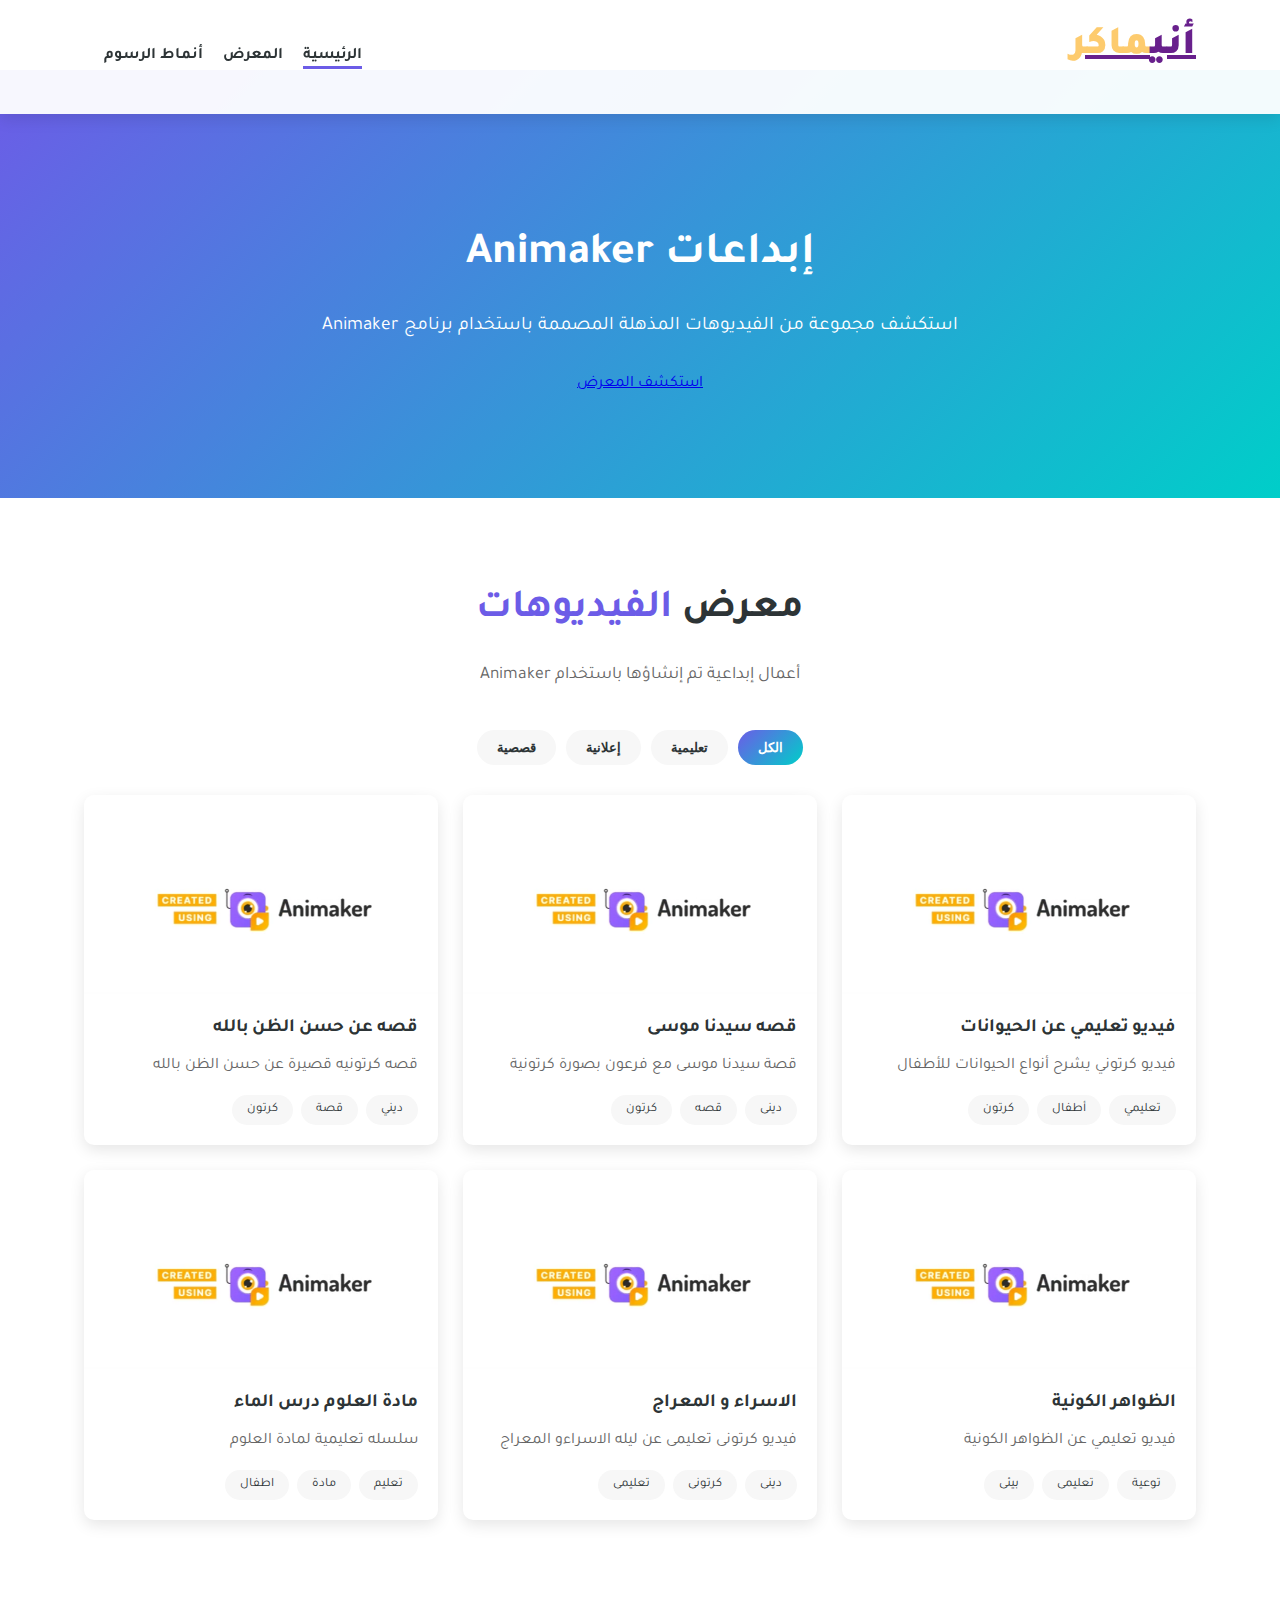
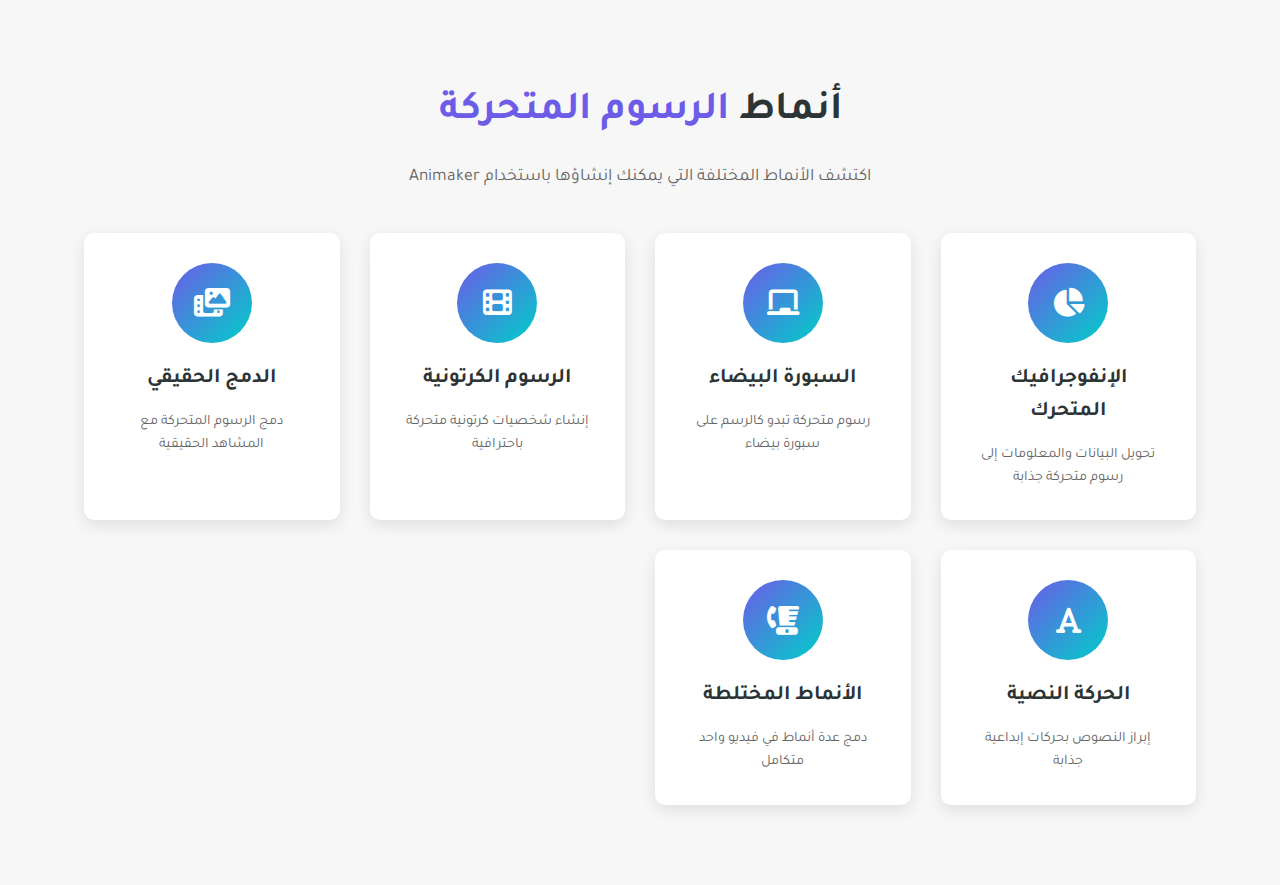
<file: الصفحة الثانية/Tools/animeker/index.html>
<!DOCTYPE html>
<html lang="ar" dir="rtl">
<head>
    <meta charset="UTF-8">
    <meta name="viewport" content="width=device-width, initial-scale=1.0">
    <title>معرض فيديوهات Animaker</title>
    <link rel="stylesheet" href="https://cdnjs.cloudflare.com/ajax/libs/font-awesome/6.4.0/css/all.min.css">
    <link href="https://fonts.googleapis.com/css2?family=Tajawal:wght@400;500;700;900&display=swap" rel="stylesheet">
    <style>
        /* المتغيرات اللونية */
        :root {
            --primary-color: #6c5ce7;
            --secondary-color: #00cec9;
            --accent-color: #fdcb6e;
            --dark-color: #2d3436;
            --light-color: #f7f7f7;
            --gradient: linear-gradient(135deg, var(--primary-color), var(--secondary-color));
            --shadow: 0 5px 15px rgba(0, 0, 0, 0.1);
            --transition: all 0.3s ease;
        }

        /* إعادة الضبط الأساسية */
        * {
            margin: 0;
            padding: 0;
            box-sizing: border-box;
        }

        body {
            font-family: 'Tajawal', sans-serif;
            background-color: var(--light-color);
            color: var(--dark-color);
            line-height: 1.6;
        }

        .container {
            width: 90%;
            max-width: 1200px;
            margin: 0 auto;
            padding: 0 20px;
        }

        section {
            padding: 80px 0;
        }

        /* الترويسة */
        header {
            background: var(--gradient);
            color: white;
            padding: 150px 0 100px;
            position: relative;
            margin-top: 70px;
        }

        .header-content {
            display: flex;
            flex-direction: column;
            align-items: center;
            text-align: center;
        }

        .logo {
            font-size: 2.5rem;
            font-weight: 900;
            margin-bottom: 20px;
            color: rgb(104, 32, 140);
        }

        .logo span {
            color: var(--accent-color);
        }

        .header-title {
            font-size: 2.8rem;
            margin-bottom: 20px;
        }

        .header-subtitle {
            font-size: 1.2rem;
            margin-bottom: 30px;
            max-width: 700px;
        }

        /* شريط التنقل */
        .navbar {
            position: fixed;
            top: 0;
            left: 0;
            right: 0;
            background-color: rgba(255, 255, 255, 0.95);
            box-shadow: var(--shadow);
            z-index: 1000;
            padding: 15px 0;
            transition: var(--transition);
        }

        .navbar.scrolled {
            padding: 10px 0;
        }

        .navbar .container {
            display: flex;
            justify-content: space-between;
            align-items: center;
        }

        .nav-links {
            display: flex;
            list-style: none;
        }

        .nav-links li {
            margin-left: 20px;
        }

        .nav-links a {
            color: var(--dark-color);
            text-decoration: none;
            font-weight: 700;
            transition: var(--transition);
            position: relative;
        }

        .nav-links a:hover {
            color: var(--primary-color);
        }

        .nav-links a.active::after {
            content: '';
            position: absolute;
            bottom: -5px;
            left: 0;
            width: 100%;
            height: 3px;
            background: var(--primary-color);
        }

        .hamburger {
            display: none;
            background: none;
            border: none;
            font-size: 1.5rem;
            cursor: pointer;
        }

        /* معرض الفيديوهات */
        .video-section {
            background-color: white;
        }

        .section-title {
            text-align: center;
            font-size: 2.5rem;
            margin-bottom: 20px;
        }

        .section-title span {
            color: var(--primary-color);
        }

        .section-subtitle {
            text-align: center;
            color: #666;
            margin-bottom: 40px;
            font-size: 1.1rem;
        }

        .filter-buttons {
            display: flex;
            justify-content: center;
            flex-wrap: wrap;
            gap: 10px;
            margin-bottom: 30px;
        }

        .filter-btn {
            padding: 10px 20px;
            border: none;
            border-radius: 30px;
            background-color: var(--light-color);
            color: var(--dark-color);
            font-weight: bold;
            cursor: pointer;
            transition: var(--transition);
        }

        .filter-btn.active {
            background: var(--gradient);
            color: white;
        }

        .video-grid {
            display: grid;
            grid-template-columns: repeat(auto-fill, minmax(300px, 1fr));
            gap: 25px;
        }

        .video-card {
            background: white;
            border-radius: 10px;
            overflow: hidden;
            box-shadow: var(--shadow);
            transition: var(--transition);
        }

        .video-card:hover {
            transform: translateY(-10px);
            box-shadow: 0 15px 30px rgba(0, 0, 0, 0.15);
        }

        .video-thumbnail {
            position: relative;
            padding-top: 56.25%;
            overflow: hidden;
        }

        .video-thumbnail img {
            position: absolute;
            top: 0;
            left: 0;
            width: 100%;
            height: 100%;
            object-fit: cover;
            transition: transform 0.5s ease;
        }

        .video-card:hover .video-thumbnail img {
            transform: scale(1.05);
        }

        .play-icon {
            position: absolute;
            top: 50%;
            left: 50%;
            transform: translate(-50%, -50%);
            background-color: rgba(255, 255, 255, 0.8);
            width: 60px;
            height: 60px;
            border-radius: 50%;
            display: flex;
            align-items: center;
            justify-content: center;
            color: var(--primary-color);
            font-size: 1.5rem;
            opacity: 0;
            transition: var(--transition);
        }

        .video-card:hover .play-icon {
            opacity: 1;
        }

        .video-info {
            padding: 20px;
        }

        .video-info h3 {
            margin-bottom: 10px;
            color: var(--dark-color);
        }

        .video-info p {
            color: #666;
            margin-bottom: 15px;
        }

        .video-tags {
            display: flex;
            flex-wrap: wrap;
            gap: 8px;
        }

        .tag {
            background-color: var(--light-color);
            color: var(--dark-color);
            padding: 5px 15px;
            border-radius: 30px;
            font-size: 0.8rem;
        }

        /* قسم أنماط الرسوم المتحركة */
        .animation-styles {
            background-color: var(--light-color);
        }

        .styles-grid {
            display: grid;
            grid-template-columns: repeat(auto-fill, minmax(250px, 1fr));
            gap: 30px;
            margin-top: 40px;
        }

        .style-card {
            background: white;
            border-radius: 10px;
            padding: 30px;
            text-align: center;
            box-shadow: var(--shadow);
            transition: var(--transition);
            position: relative;
            overflow: hidden;
        }

        .style-card:hover {
            transform: translateY(-10px);
            box-shadow: 0 15px 30px rgba(0, 0, 0, 0.2);
        }

        .style-icon {
            width: 80px;
            height: 80px;
            background: var(--gradient);
            color: white;
            border-radius: 50%;
            display: flex;
            align-items: center;
            justify-content: center;
            margin: 0 auto 20px;
            font-size: 1.8rem;
            transition: var(--transition);
        }

        .style-card:hover .style-icon {
            transform: rotate(15deg) scale(1.1);
        }

        .style-card h3 {
            font-size: 1.3rem;
            margin-bottom: 15px;
            color: var(--dark-color);
        }

        .style-card p {
            color: #666;
            font-size: 0.9rem;
        }

        /* نافذة الفيديو المنبثقة */
        .video-modal {
            display: none;
            position: fixed;
            top: 0;
            left: 0;
            width: 100%;
            height: 100%;
            background-color: rgba(0, 0, 0, 0.9);
            z-index: 2000;
            align-items: center;
            justify-content: center;
        }

        .modal-content {
            background-color: white;
            width: 90%;
            max-width: 900px;
            border-radius: 10px;
            overflow: hidden;
            position: relative;
        }

        .close-modal {
            position: absolute;
            top: 15px;
            left: 15px;
            font-size: 1.5rem;
            color: white;
            cursor: pointer;
            z-index: 2001;
            background-color: rgba(0, 0, 0, 0.5);
            width: 40px;
            height: 40px;
            border-radius: 50%;
            display: flex;
            align-items: center;
            justify-content: center;
        }

        .modal-video-container {
            position: relative;
            padding-top: 56.25%;
        }

        .modal-video-container video {
            position: absolute;
            top: 0;
            left: 0;
            width: 100%;
            height: 100%;
        }

        .video-details {
            padding: 20px;
        }

        .video-details h2 {
            margin-bottom: 10px;
        }

        /* تأثيرات الحركة */
        @keyframes fadeIn {
            from { opacity: 0; transform: translateY(20px); }
            to { opacity: 1; transform: translateY(0); }
        }

        .animate {
            animation: fadeIn 0.8s ease forwards;
        }

        /* التجاوبية */
        @media (max-width: 992px) {
            .header-title {
                font-size: 2.2rem;
            }
            
            .video-grid {
                grid-template-columns: repeat(auto-fill, minmax(250px, 1fr));
            }
            
            .styles-grid {
                grid-template-columns: repeat(auto-fill, minmax(200px, 1fr));
            }
        }

        @media (max-width: 768px) {
            .nav-links {
                position: fixed;
                top: 70px;
                right: -100%;
                width: 80%;
                height: calc(100vh - 70px);
                background-color: white;
                flex-direction: column;
                align-items: center;
                justify-content: center;
                transition: var(--transition);
                box-shadow: -5px 0 15px rgba(0, 0, 0, 0.1);
            }
            
            .nav-links.active {
                right: 0;
            }
            
            .nav-links li {
                margin: 15px 0;
            }
            
            .hamburger {
                display: block;
            }
            
            .header-title {
                font-size: 2rem;
            }
        }

        @media (max-width: 576px) {
            .header-title {
                font-size: 1.8rem;
            }
            
            .filter-buttons {
                flex-direction: column;
                align-items: center;
            }
            
            .filter-btn {
                width: 100%;
                max-width: 200px;
            }
            
            .video-grid {
                grid-template-columns: 1fr;
            }
            
            .styles-grid {
                grid-template-columns: 1fr;
            }
        }
    </style>
</head>
<body>
    <!-- شريط التنقل -->
    <nav class="navbar">
        <div class="container">
            <a href="#" class="logo">أني<span>ماكر</span></a>
            <ul class="nav-links">
                <li><a href="#home" class="active">الرئيسية</a></li>
                <li><a href="#videos">المعرض</a></li>
                <li><a href="#styles">أنماط الرسوم</a></li>
            </ul>
            <button class="hamburger">
                <i class="fas fa-bars"></i>
            </button>
        </div>
    </nav>

    <!-- الهيدر -->
    <header id="home">
        <div class="container">
            <div class="header-content animate" style="animation-delay: 0.2s">
                <h1 class="header-title">إبداعات <span>Animaker</span></h1>
                <p class="header-subtitle">استكشف مجموعة من الفيديوهات المذهلة المصممة باستخدام برنامج Animaker</p>
                <a href="#videos" class="btn btn-primary animate" style="animation-delay: 0.4s">استكشف المعرض</a>
            </div>
        </div>
    </header>

    <!-- معرض الفيديوهات -->
    <section id="videos" class="video-section">
        <div class="container">
            <h2 class="section-title animate">معرض <span>الفيديوهات</span></h2>
            <p class="section-subtitle animate">أعمال إبداعية تم إنشاؤها باستخدام Animaker</p>
            
            <div class="filter-buttons">
                <button class="filter-btn active" data-filter="all">الكل</button>
                <button class="filter-btn" data-filter="educational">تعليمية</button>
                <button class="filter-btn" data-filter="promotional">إعلانية</button>
                <button class="filter-btn" data-filter="story">قصصية</button>
            </div>
            
            <div class="video-grid">
                <!-- سيتم إضافة الفيديوهات ديناميكيًا -->
            </div>
        </div>
    </section>

    <!-- قسم أنماط الرسوم المتحركة -->
    <section id="styles" class="animation-styles">
        <div class="container">
            <h2 class="section-title animate">أنماط <span>الرسوم المتحركة</span></h2>
            <p class="section-subtitle animate">اكتشف الأنماط المختلفة التي يمكنك إنشاؤها باستخدام Animaker</p>
            
            <div class="styles-grid">
                <div class="style-card animate">
                    <div class="style-icon">
                        <i class="fas fa-chart-pie"></i>
                    </div>
                    <h3>الإنفوجرافيك المتحرك</h3>
                    <p>تحويل البيانات والمعلومات إلى رسوم متحركة جذابة</p>
                </div>
                
                <div class="style-card animate">
                    <div class="style-icon">
                        <i class="fas fa-chalkboard"></i>
                    </div>
                    <h3>السبورة البيضاء</h3>
                    <p>رسوم متحركة تبدو كالرسم على سبورة بيضاء</p>
                </div>
                
                <div class="style-card animate">
                    <div class="style-icon">
                        <i class="fas fa-film"></i>
                    </div>
                    <h3>الرسوم الكرتونية</h3>
                    <p>إنشاء شخصيات كرتونية متحركة باحترافية</p>
                </div>
                
                <div class="style-card animate">
                    <div class="style-icon">
                        <i class="fas fa-photo-video"></i>
                    </div>
                    <h3>الدمج الحقيقي</h3>
                    <p>دمج الرسوم المتحركة مع المشاهد الحقيقية</p>
                </div>
                
                <div class="style-card animate">
                    <div class="style-icon">
                        <i class="fas fa-font"></i>
                    </div>
                    <h3>الحركة النصية</h3>
                    <p>إبراز النصوص بحركات إبداعية جذابة</p>
                </div>
                
                <div class="style-card animate">
                    <div class="style-icon">
                        <i class="fas fa-blender-phone"></i>
                    </div>
                    <h3>الأنماط المختلطة</h3>
                    <p>دمج عدة أنماط في فيديو واحد متكامل</p>
                </div>
            </div>
        </div>
    </section>

    <!-- نافذة الفيديو المنبثقة -->
    <div class="video-modal">
        <div class="modal-content">
            <span class="close-modal">&times;</span>
            <div class="modal-video-container">
                <video id="modal-video" controls>
                    <source src="" type="video/mp4">
                    متصفحك لا يدعم تشغيل الفيديو.
                </video>
            </div>
            <div class="video-details">
                <h2 id="video-modal-title"></h2>
                <p id="video-modal-description"></p>
            </div>
        </div>
    </div>

    <script>
        document.addEventListener('DOMContentLoaded', function() {
            // بيانات الفيديوهات
            const videos = [
                {
                    id: 1,
                    title: "فيديو تعليمي عن الحيوانات",
                    description: "فيديو كرتوني يشرح أنواع الحيوانات للأطفال",
                    category: "educational",
                    tags: ["تعليمي", "أطفال", "كرتون"],
                    videoUrl: "imgs/vedio1.mp4",
                    thumbnail: "imgs/background.png"
                },
                {
                    id: 2,
                    title: "قصه سيدنا موسى",
                    description: "قصة سيدنا موسى مع فرعون بصورة كرتونية",
                    category: "promotional",
                    tags: ["دينى", "قصه", "كرتون"],
                    videoUrl: "imgs/قصة-موسى.mp4",
                    thumbnail: "imgs/background.png"
                },
                {
                    id: 3,
                    title: "قصه عن حسن الظن بالله",
                    description: "قصه كرتونيه قصيرة عن حسن الظن بالله",
                    category: "story",
                    tags: ["ديني", "قصة", "كرتون"],
                    videoUrl: "imgs/حسن-الظن.mp4",
                    thumbnail: "imgs/background.png"
                },
                {
                    id: 4,
                    title: "الظواهر الكونية",
                    description: "فيديو تعليمي عن الظواهر الكونية",
                    category: "educational",
                    tags: ["توعية", "تعليمى", "بيئى"],
                    videoUrl: "imgs/video4.mp4",
                    thumbnail: "imgs/background.png"
                },
                {
                    id: 5,
                    title: "الاسراء و المعراج",
                    description: "فيديو كرتونى تعليمى عن ليله الاسراءو المعراج",
                    category: "promotional",
                    tags: ["دينى", "كرتونى", "تعليمى"],
                    videoUrl: "imgs/video5.mp4",
                    thumbnail: "imgs/background.png"
                },
                {
                    id: 6,
                    title: "مادة العلوم درس الماء",
                    description: "سلسله تعليمية لمادة العلوم",
                    category: "story",
                    tags: ["تعليم", "مادة", "اطفال"],
                    videoUrl: "imgs/video6.mp4",
                    thumbnail: "imgs/background.png"
                }
            ];

            // عناصر DOM
            const videoGrid = document.querySelector('.video-grid');
            const filterButtons = document.querySelectorAll('.filter-btn');
            const videoModal = document.querySelector('.video-modal');
            const modalVideo = document.getElementById('modal-video');
            const videoModalTitle = document.getElementById('video-modal-title');
            const videoModalDescription = document.getElementById('video-modal-description');
            const closeModal = document.querySelector('.close-modal');
            const hamburger = document.querySelector('.hamburger');
            const navLinks = document.querySelector('.nav-links');
            const navbar = document.querySelector('.navbar');

            // تحميل الفيديوهات
            function loadVideos(filter = 'all') {
                videoGrid.innerHTML = '';
                
                const filteredVideos = filter === 'all' 
                    ? videos 
                    : videos.filter(video => video.category === filter);
                
                filteredVideos.forEach(video => {
                    const videoCard = document.createElement('div');
                    videoCard.className = 'video-card animate';
                    videoCard.style.animationDelay = `${Math.random() * 0.5}s`;
                    videoCard.setAttribute('data-category', video.category);
                    
                    videoCard.innerHTML = `
                        <div class="video-thumbnail">
                            <img src="${video.thumbnail}" alt="${video.title}">
                            <div class="play-icon">
                                <i class="fas fa-play"></i>
                            </div>
                        </div>
                        <div class="video-info">
                            <h3>${video.title}</h3>
                            <p>${video.description}</p>
                            <div class="video-tags">
                                ${video.tags.map(tag => `<span class="tag">${tag}</span>`).join('')}
                            </div>
                        </div>
                    `;
                    
                    videoCard.addEventListener('click', () => openVideoModal(video));
                    videoGrid.appendChild(videoCard);
                });
            }

            // فتح نافذة الفيديو المنبثقة
            function openVideoModal(video) {
                modalVideo.src = video.videoUrl;
                videoModalTitle.textContent = video.title;
                videoModalDescription.textContent = video.description;
                videoModal.style.display = 'flex';
                document.body.style.overflow = 'hidden';
            }

            // إغلاق نافذة الفيديو المنبثقة
            function closeVideoModal() {
                videoModal.style.display = 'none';
                modalVideo.pause();
                document.body.style.overflow = 'auto';
            }

            // تصفية الفيديوهات
            filterButtons.forEach(button => {
                button.addEventListener('click', () => {
                    filterButtons.forEach(btn => btn.classList.remove('active'));
                    button.classList.add('active');
                    loadVideos(button.dataset.filter);
                });
            });

            // القائمة المتنقلة
            hamburger.addEventListener('click', () => {
                navLinks.classList.toggle('active');
            });

            // إغلاق القائمة عند النقر على رابط
            document.querySelectorAll('.nav-links a').forEach(link => {
                link.addEventListener('click', () => {
                    navLinks.classList.remove('active');
                });
            });

            // تغيير لون شريط التنقل عند التمرير
            window.addEventListener('scroll', () => {
                if (window.scrollY > 50) {
                    navbar.classList.add('scrolled');
                } else {
                    navbar.classList.remove('scrolled');
                }
            });

            // إغلاق النافذة المنبثقة عند النقر خارجها
            videoModal.addEventListener('click', (e) => {
                if (e.target === videoModal) {
                    closeVideoModal();
                }
            });

            closeModal.addEventListener('click', closeVideoModal);

            // تحميل الفيديوهات الأولية
            loadVideos();
        });
    </script>
</body>
</html>
</file>
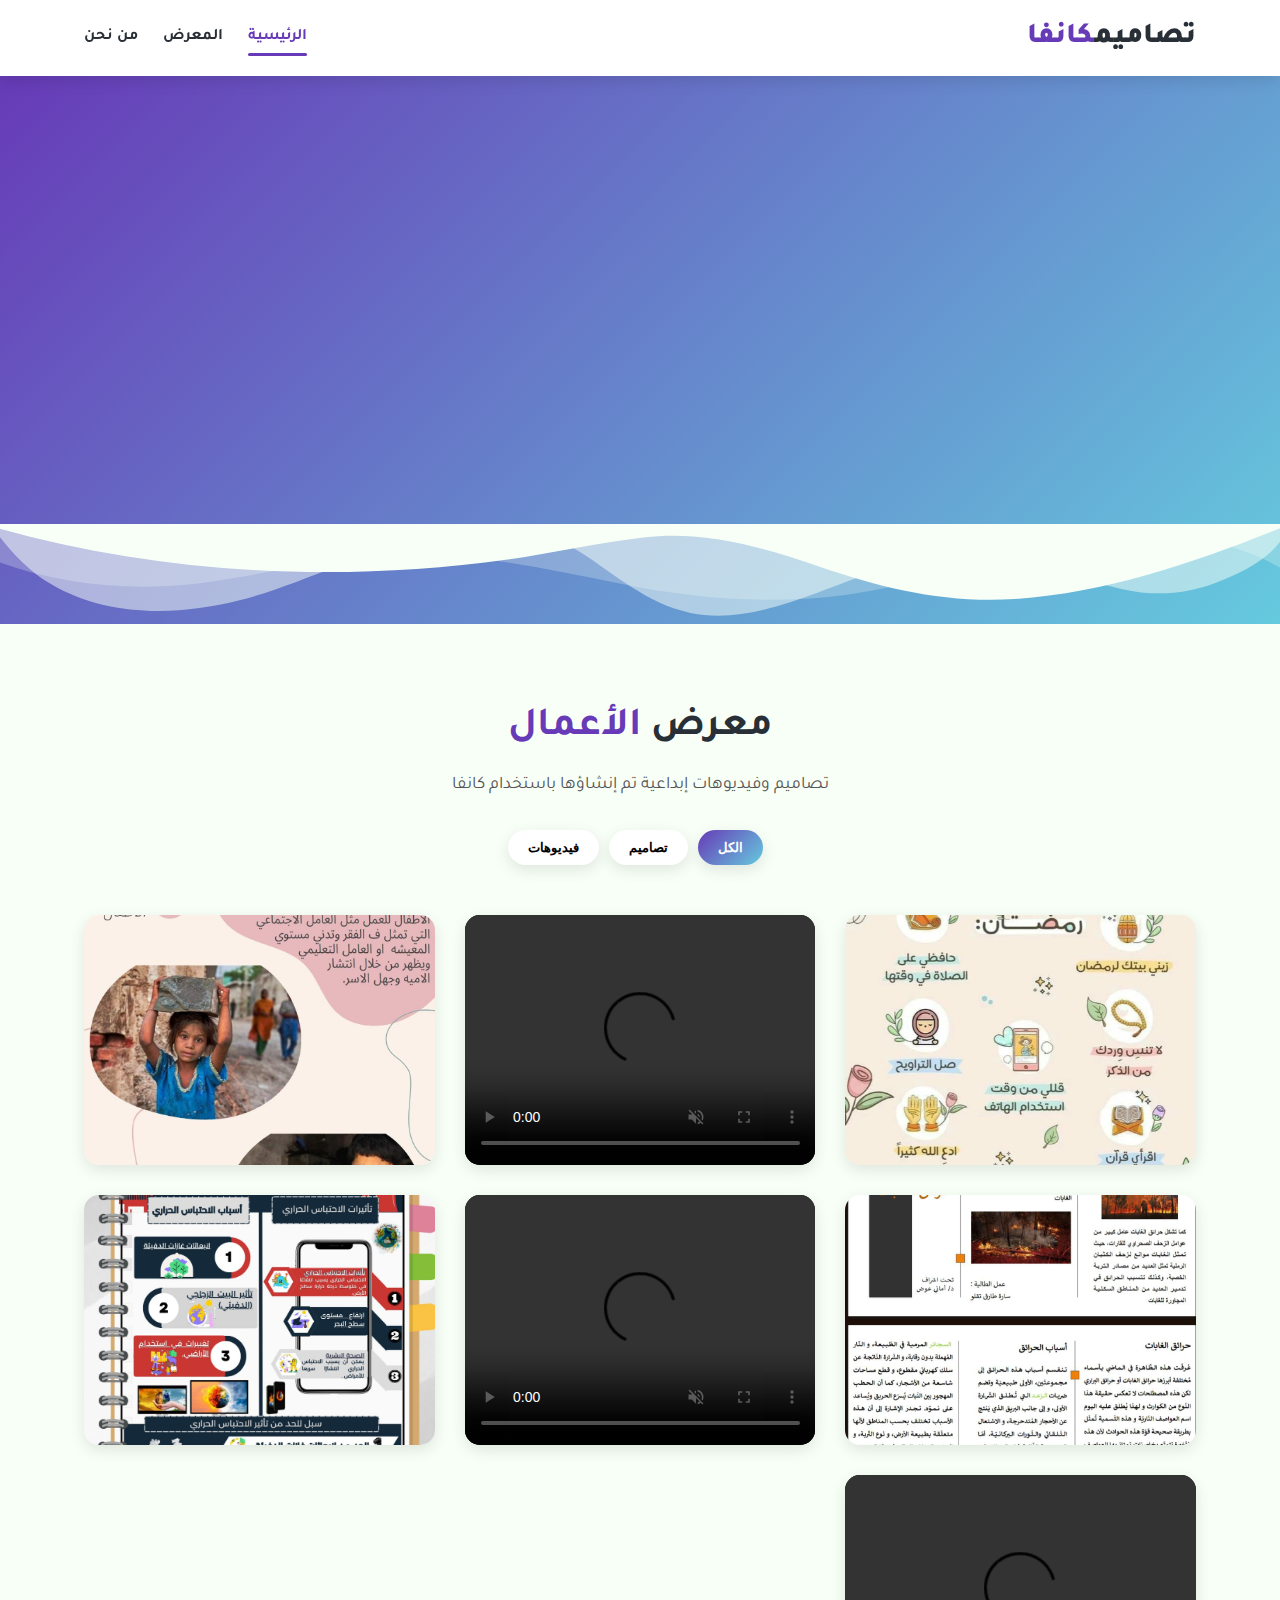
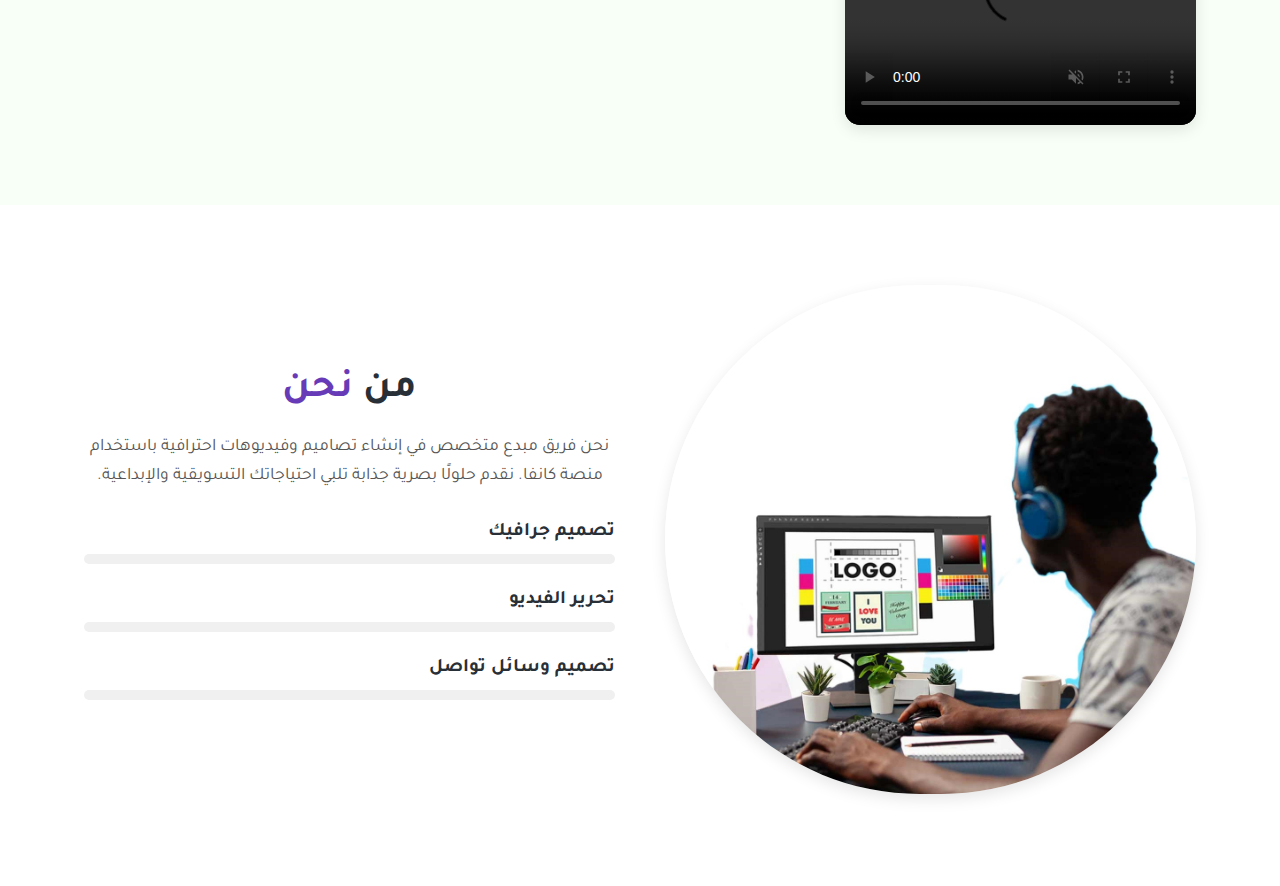
<file: الصفحة الثانية/Tools/canava/index.html>
<!DOCTYPE html>
<html lang="ar" dir="rtl">
<head>
    <meta charset="UTF-8">
    <meta name="viewport" content="width=device-width, initial-scale=1.0">
    <title>معرض أعمال كانفا | تصاميم وفيديوهات إبداعية</title>
    <link rel="stylesheet" href="https://cdnjs.cloudflare.com/ajax/libs/font-awesome/6.4.0/css/all.min.css">
    <link href="https://fonts.googleapis.com/css2?family=Tajawal:wght@400;700;900&display=swap" rel="stylesheet">
    <style>
        /* المتغيرات والأساسيات */
:root {
    --primary-color: #673AB7;
    --secondary-color: #65cade;
    --accent-color: #FFE66D;
    --dark-color: #292F36;
    --light-color: #F7FFF7;
    --gradient: linear-gradient(135deg, var(--primary-color), var(--secondary-color));
    --shadow: 0 5px 15px rgba(0, 0, 0, 0.1);
    --transition: all 0.3s ease;
}

* {
    margin: 0;
    padding: 0;
    box-sizing: border-box;
}

html {
    scroll-behavior: smooth;
}

body {
    font-family: 'Tajawal', sans-serif;
    background-color: var(--light-color);
    color: var(--dark-color);
    line-height: 1.6;
    overflow-x: hidden;
}

.container {
    width: 90%;
    max-width: 1200px;
    margin: 0 auto;
    padding: 0 20px;
}

section {
    padding: 80px 0;
}

h1, h2, h3, h4 {
    line-height: 1.2;
}

h2 {
    font-size: 2.5rem;
    margin-bottom: 20px;
    text-align: center;
}

h2 span {
    color: var(--primary-color);
}

p {
    margin-bottom: 15px;
    font-size: 1.1rem;
    text-align: center;
    color: #555;
}

.btn {
    display: inline-block;
    padding: 12px 30px;
    background: var(--primary-color);
    color: white;
    border: none;
    border-radius: 50px;
    cursor: pointer;
    text-decoration: none;
    font-weight: bold;
    transition: var(--transition);
    box-shadow: var(--shadow);
}

.btn:hover {
    transform: translateY(-3px);
    box-shadow: 0 8px 20px rgba(255, 107, 107, 0.3);
}

.btn-primary {
    background: var(--gradient);
}

.btn-primary:hover {
    background: linear-gradient(135deg, #ff5252, #3bd6cf);
}

/* شريط التنقل */
.navbar {
    position: fixed;
    top: 0;
    left: 0;
    right: 0;
    background-color: white;
    box-shadow: var(--shadow);
    z-index: 1000;
    padding: 15px 0;
    transition: var(--transition);
}

.navbar.scrolled {
    padding: 10px 0;
    background-color: rgba(255, 255, 255, 0.95);
}

.navbar .container {
    display: flex;
    justify-content: space-between;
    align-items: center;
}

.logo {
    font-size: 1.8rem;
    font-weight: 900;
    text-decoration: none;
    color: var(--dark-color);
}

.logo span {
    color: var(--primary-color);
}

.nav-links {
    display: flex;
    align-items: center;
}

.nav-links a {
    margin-right: 25px;
    text-decoration: none;
    color: var(--dark-color);
    font-weight: 700;
    transition: var(--transition);
    position: relative;
}

.nav-links a:hover {
    color: var(--primary-color);
}

.nav-links a.active {
    color: var(--primary-color);
}

.nav-links a.active::after {
    content: '';
    position: absolute;
    bottom: -5px;
    left: 0;
    width: 100%;
    height: 3px;
    background: var(--primary-color);
    border-radius: 3px;
}

.hamburger {
    display: none;
    background: none;
    border: none;
    cursor: pointer;
    padding: 10px;
}

.hamburger span {
    display: block;
    width: 25px;
    height: 3px;
    background: var(--dark-color);
    margin: 5px 0;
    transition: var(--transition);
}

/* القسم الرئيسي */
.hero {
    background: var(--gradient);
    color: white;
    padding: 150px 0 100px;
    position: relative;
    overflow: hidden;
    margin-top: 70px;
}

.hero .container {
    display: flex;
    align-items: center;
    justify-content: space-between;
}

.hero-content {
    flex: 1;
    padding-right: 50px;
}

.hero-content h1 {
    font-size: 3.5rem;
    margin-bottom: 20px;
}

.hero-content h1 span {
    color: var(--accent-color);
    text-shadow: 2px 2px 4px rgba(0, 0, 0, 0.2);
}

.hero-content p {
    font-size: 1.3rem;
    margin-bottom: 30px;
    color: white;
    text-align: right;
}

.hero-image {
    flex: 1;
    text-align: center;
}

.hero-image img {
    max-width: 100%;
    border-radius: 20px;
    box-shadow: 0 20px 40px rgba(0, 0, 0, 0.2);
}

.wave {
    position: absolute;
    bottom: 0;
    left: 0;
    width: 100%;
    height: 100px;
    background: url('data:image/svg+xml;utf8,<svg viewBox="0 0 1200 120" xmlns="http://www.w3.org/2000/svg" preserveAspectRatio="none"><path d="M0,0V46.29c47.79,22.2,103.59,32.17,158,28,70.36-5.37,136.33-33.31,206.8-37.5C438.64,32.43,512.34,53.67,583,72.05c69.27,18,138.3,24.88,209.4,13.08,36.15-6,69.85-17.84,104.45-29.34C989.49,25,1113-14.29,1200,52.47V0Z" fill="%23F7FFF7" opacity=".25"/><path d="M0,0V15.81C13,36.92,27.64,56.86,47.69,72.05,99.41,111.27,165,111,224.58,91.58c31.15-10.15,60.09-26.07,89.67-39.8,40.92-19,84.73-46,130.83-49.67,36.26-2.85,70.9,9.42,98.6,31.56,31.77,25.39,62.32,62,103.63,73,40.44,10.79,81.35-6.69,119.13-24.28s75.16-39,116.92-43.05c59.73-5.85,113.28,22.88,168.9,38.84,30.2,8.66,59,6.17,87.09-7.5,22.43-10.89,48-26.93,60.65-49.24V0Z" fill="%23F7FFF7" opacity=".5"/><path d="M0,0V5.63C149.93,59,314.09,71.32,475.83,42.57c43-7.64,84.23-20.12,127.61-26.46,59-8.63,112.48,12.24,165.56,35.4C827.93,77.22,886,95.24,951.2,90c86.53-7,172.46-45.71,248.8-84.81V0Z" fill="%23F7FFF7"/></svg>');
    background-size: cover;
    background-repeat: no-repeat;
}

/* معرض الأعمال */
.gallery-section {
    background-color: var(--light-color);
}

.filter-buttons {
    display: flex;
    justify-content: center;
    flex-wrap: wrap;
    margin: 30px 0;
}

.filter-btn {
    padding: 10px 20px;
    margin: 0 10px 10px 0;
    background: white;
    border: none;
    border-radius: 50px;
    cursor: pointer;
    font-weight: bold;
    transition: var(--transition);
    box-shadow: var(--shadow);
}

.filter-btn.active {
    background: var(--gradient);
    color: white;
}

.gallery-grid {
    display: grid;
    grid-template-columns: repeat(auto-fill, minmax(300px, 1fr));
    gap: 30px;
    margin-top: 40px;
}

.gallery-item {
    background: white;
    border-radius: 15px;
    overflow: hidden;
    box-shadow: var(--shadow);
    transition: var(--transition);
    position: relative;
}

.gallery-item:hover {
    transform: translateY(-10px);
    box-shadow: 0 15px 30px rgba(0, 0, 0, 0.15);
}

.gallery-item img, .gallery-item video {
    width: 100%;
    height: 250px;
    object-fit: cover;
    display: block;
}

.gallery-item video {
    background-color: #000;
}

.gallery-item .overlay {
    position: absolute;
    top: 0;
    left: 0;
    width: 100%;
    height: 100%;
    background: rgba(0, 0, 0, 0.7);
    display: flex;
    flex-direction: column;
    justify-content: center;
    align-items: center;
    opacity: 0;
    transition: var(--transition);
}

.gallery-item:hover .overlay {
    opacity: 1;
}

.overlay h3 {
    color: white;
    font-size: 1.5rem;
    margin-bottom: 10px;
}

.overlay a {
    color: white;
    font-size: 1.2rem;
    margin: 0 10px;
    transition: var(--transition);
    background: rgba(0, 0, 0, 0.7);
    padding: 10px;
    border-radius: 50%;
    width: 40px;
    height: 40px;
    display: inline-flex;
    align-items: center;
    justify-content: center;
}

.overlay a:hover {
    color: var(--accent-color);
}

/* قسم من نحن */
.about-section {
    background: white;
}

.about-section .container {
    display: flex;
    align-items: center;
    gap: 50px;
}

.about-image {
    flex: 1;
    text-align: center;
}

.about-image img {
    max-width: 100%;
    border-radius: 19em;
    box-shadow: var(--shadow);
}

.about-content {
    flex: 1;
}

.skills {
    margin-top: 30px;
}

.skill {
    margin-bottom: 25px;
}

.skill h3 {
    margin-bottom: 10px;
    font-size: 1.2rem;
}

.progress-bar {
    height: 10px;
    background: #f0f0f0;
    border-radius: 5px;
    overflow: hidden;
}

.progress {
    height: 100%;
    background: var(--gradient);
    width: 0;
    transition: width 1.5s ease;
}

/* تأثيرات الحركة */
.animate-pop-in {
    opacity: 0;
    transform: translateY(20px);
    animation: popIn 0.8s ease forwards;
}

@keyframes popIn {
    from {
        opacity: 0;
        transform: translateY(20px);
    }
    to {
        opacity: 1;
        transform: translateY(0);
    }
}

.floating {
    animation: floating 3s ease-in-out infinite;
}

@keyframes floating {
    0% { transform: translateY(0px); }
    50% { transform: translateY(-15px); }
    100% { transform: translateY(0px); }
}

.rotate {
    animation: rotate 15s linear infinite;
}

@keyframes rotate {
    from { transform: rotate(0deg); }
    to { transform: rotate(360deg); }
}

/* تصميم متجاوب */
@media (max-width: 992px) {
    .hero .container {
        flex-direction: column;
        text-align: center;
    }
    
    .hero-content {
        padding-right: 0;
        margin-bottom: 40px;
    }
    
    .about-section .container {
        flex-direction: column;
    }
}

@media (max-width: 768px) {
    .nav-links {
        position: fixed;
        top: 80px;
        right: -100%;
        width: 80%;
        height: calc(100vh - 80px);
        background: white;
        flex-direction: column;
        align-items: center;
        justify-content: center;
        transition: var(--transition);
        box-shadow: -5px 0 15px rgba(0, 0, 0, 0.1);
    }
    
    .nav-links.active {
        right: 0;
    }
    
    .nav-links a {
        margin: 15px 0;
        font-size: 1.2rem;
    }
    
    .hamburger {
        display: block;
    }
    
    .hamburger.active span:nth-child(1) {
        transform: rotate(45deg) translate(5px, 5px);
    }
    
    .hamburger.active span:nth-child(2) {
        opacity: 0;
    }
    
    .hamburger.active span:nth-child(3) {
        transform: rotate(-45deg) translate(7px, -6px);
    }
    
    h2 {
        font-size: 2rem;
    }
    
    section {
        padding: 60px 0;
    }
}

@media (max-width: 576px) {
    .hero-content h1 {
        font-size: 2.5rem;
    }
    
    .filter-buttons {
        flex-direction: column;
        align-items: center;
    }
    
    .filter-btn {
        margin: 5px 0;
        width: 80%;
    }
    
    .gallery-grid {
        grid-template-columns: 1fr;
    }
}
    </style>
</head>
<body>
    <!-- شريط التنقل -->
    <nav class="navbar">
        <div class="container">
            <a href="#" class="logo">تصاميم<span>كانفا</span></a>
            <div class="nav-links">
                <a href="#home" class="active">الرئيسية</a>
                <a href="#gallery">المعرض</a>
                <a href="#about">من نحن</a>
            </div>
            <button class="hamburger">
                <span></span>
                <span></span>
                <span></span>
            </button>
        </div>
    </nav>

    <!-- القسم الرئيسي -->
    <header id="home" class="hero">
        <div class="container">
            <div class="hero-content">
                <h1 class="animate-pop-in">إبداعات <span>كانفا</span> تأتي إلى الحياة</h1>
                <p class="animate-pop-in">استكشف مجموعة من التصاميم والفيديوهات المذهلة المصممة بواسطة كانفا</p>
                <a href="#gallery" class="btn btn-primary animate-pop-in">استكشف المعرض</a>
            </div>
            <div class="hero-image animate-pop-in">
                <img src="imgs/intro.webp" alt="تصميم كانفا" class="floating">
            </div>
        </div>
        <div class="wave"></div>
    </header>

    <!-- معرض الأعمال -->
    <section id="gallery" class="gallery-section">
        <div class="container">
            <h2>معرض <span>الأعمال</span></h2>
            <p>تصاميم وفيديوهات إبداعية تم إنشاؤها باستخدام كانفا</p>
            
            <div class="filter-buttons">
                <button class="filter-btn active" data-filter="all">الكل</button>
                <button class="filter-btn" data-filter="design">تصاميم</button>
                <button class="filter-btn" data-filter="video">فيديوهات</button>
            </div>
            
            <div class="gallery-grid">
                <!-- سيتم إضافة العناصر ديناميكيًا بواسطة JavaScript -->
            </div>
        </div>
    </section>

    <!-- قسم من نحن -->
    <section id="about" class="about-section">
        <div class="container">
            <div class="about-image">
                <img src="imgs/نبذة-تعريفية-عن-مصمم-جرافيك.jpg" alt="عن المصمم" class="rotate">
            </div>
            <div class="about-content">
                <h2>من <span>نحن</span></h2>
                <p>نحن فريق مبدع متخصص في إنشاء تصاميم وفيديوهات احترافية باستخدام منصة كانفا. نقدم حلولًا بصرية جذابة تلبي احتياجاتك التسويقية والإبداعية.</p>
                <div class="skills">
                    <div class="skill">
                        <div class="skill-progress" data-width="95%">
                            <h3>تصميم جرافيك</h3>
                            <div class="progress-bar">
                                <div class="progress"></div>
                            </div>
                        </div>
                    </div>
                    <div class="skill">
                        <div class="skill-progress" data-width="85%">
                            <h3>تحرير الفيديو</h3>
                            <div class="progress-bar">
                                <div class="progress"></div>
                            </div>
                        </div>
                    </div>
                    <div class="skill">
                        <div class="skill-progress" data-width="90%">
                            <h3>تصميم وسائل تواصل</h3>
                            <div class="progress-bar">
                                <div class="progress"></div>
                            </div>
                        </div>
                    </div>
                </div>
            </div>
        </div>
    </section>
    <script>
        document.addEventListener('DOMContentLoaded', function() {
    // بيانات المعرض (يمكن استبدالها ببيانات حقيقية من قاعدة بيانات أو API)
    const galleryItems = [
        {
            id: 1,
            title: "",
            category: "design",
            type: "image",
            src: "imgs/تصميم1.jpeg"
        },
        {
            id: 2,
            title: "",
            category: "video",
            type: "video",
            src: "imgs/video1.mp4",
            autoplay: false
        },
        {
            id: 3,
            title: "",
            category: "social",
            type: "image",
            src: "imgs/صورة2.jpg"
        },
        {
            id: 4,
            title: "",
            category: "design",
            type: "image",
            src: "imgs/صورة3.jpg"
        },
        {
            id: 5,
            title: "",
            category: "video",
            type: "video",
            src: "imgs/video2.mp4",
            autoplay: false
        },
        {
            id: 6,
            title: "",
            category: "social",
            type: "image",
            src: "imgs/صورة4.jpg"
        },
        {
            id: 7,
            title: "",
            category: "video",
            type: "video",
            src: "imgs/video3.mp4",
            autoplay: false
        }
    ];

    // عناصر DOM
    const galleryGrid = document.querySelector('.gallery-grid');
    const filterButtons = document.querySelectorAll('.filter-btn');
    const hamburger = document.querySelector('.hamburger');
    const navLinks = document.querySelector('.nav-links');
    const navbar = document.querySelector('.navbar');
    const skillProgresses = document.querySelectorAll('.skill-progress');

    // تحميل عناصر المعرض
    function loadGalleryItems(filter = 'all') {
        galleryGrid.innerHTML = '';
        
        const filteredItems = filter === 'all' 
            ? galleryItems 
            : galleryItems.filter(item => item.category === filter);
        
        filteredItems.forEach(item => {
            const galleryItem = document.createElement('div');
            galleryItem.className = 'gallery-item';
            galleryItem.setAttribute('data-category', item.category);
            
            let mediaElement;
            if (item.type === 'image') {
                mediaElement = document.createElement('img');
                mediaElement.src = item.src;
                mediaElement.alt = item.title;
            } else if (item.type === 'video') {
                mediaElement = document.createElement('video');
                mediaElement.src = item.src;
                mediaElement.controls = true;
                mediaElement.muted = true;
                mediaElement.autoplay = item.autoplay || false;
                mediaElement.loop = false;
                mediaElement.playsinline = true;
            }
            
            const overlay = document.createElement('div');
            overlay.className = 'overlay';
            
            const title = document.createElement('h3');
            title.textContent = item.title;
            
            const links = document.createElement('div');
            links.className = 'links';
            links.innerHTML = `
                <a href="${item.src}" target="_blank" title="عرض"><i class="fas fa-eye"></i></a>
                <a href="${item.src}" download title="تحميل"><i class="fas fa-download"></i></a>
            `;
            
            overlay.appendChild(title);
            overlay.appendChild(links);
            
            galleryItem.appendChild(mediaElement);
            galleryItem.appendChild(overlay);
            
            galleryGrid.appendChild(galleryItem);
        });
    }

    // تصفية العناصر
    filterButtons.forEach(button => {
        button.addEventListener('click', () => {
            filterButtons.forEach(btn => btn.classList.remove('active'));
            button.classList.add('active');
            loadGalleryItems(button.dataset.filter);
        });
    });

    // القائمة المتنقلة للهواتف
    hamburger.addEventListener('click', () => {
        hamburger.classList.toggle('active');
        navLinks.classList.toggle('active');
    });

    // إغلاق القائمة عند النقر على رابط
    document.querySelectorAll('.nav-links a').forEach(link => {
        link.addEventListener('click', () => {
            hamburger.classList.remove('active');
            navLinks.classList.remove('active');
        });
    });

    // تغيير لون شريط التنقل عند التمرير
    window.addEventListener('scroll', () => {
        if (window.scrollY > 50) {
            navbar.classList.add('scrolled');
        } else {
            navbar.classList.remove('scrolled');
        }
    });

    // إظهار شريط التقدم للمهارات عند التمرير إليها
    function animateSkills() {
        skillProgresses.forEach(progress => {
            const progressBar = progress.querySelector('.progress');
            const width = progress.dataset.width;
            
            if (isElementInViewport(progress)) {
                progressBar.style.width = width;
            }
        });
    }

    function isElementInViewport(el) {
        const rect = el.getBoundingClientRect();
        return (
            rect.top <= (window.innerHeight || document.documentElement.clientHeight) &&
            rect.bottom >= 0
        );
    }

    window.addEventListener('scroll', animateSkills);

    // تحميل العناصر الأولية
    loadGalleryItems();

    // تأثيرات الحركة للعناصر عند التحميل
    const animateElements = document.querySelectorAll('.animate-pop-in');
    animateElements.forEach((element, index) => {
        element.style.animationDelay = `${index * 0.2}s`;
    });
});
    </script>
</body>
</html>
</file>
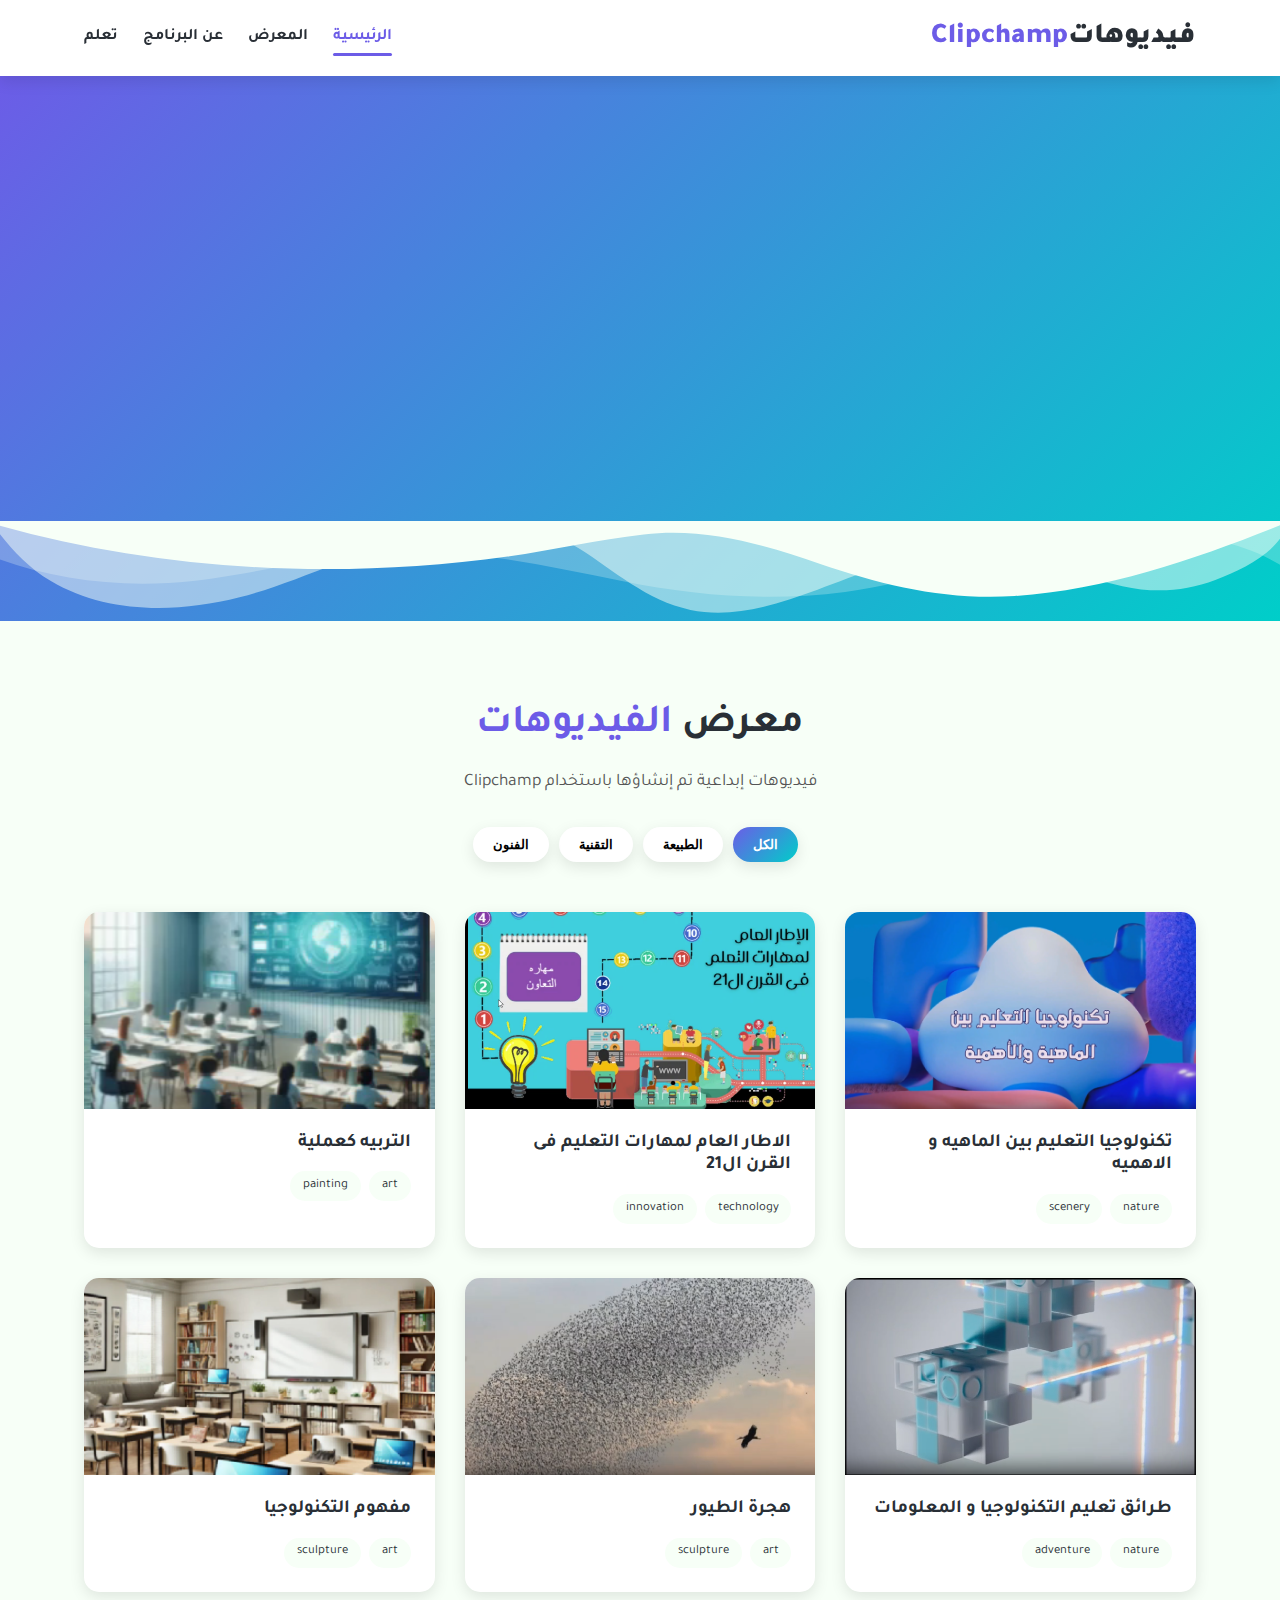
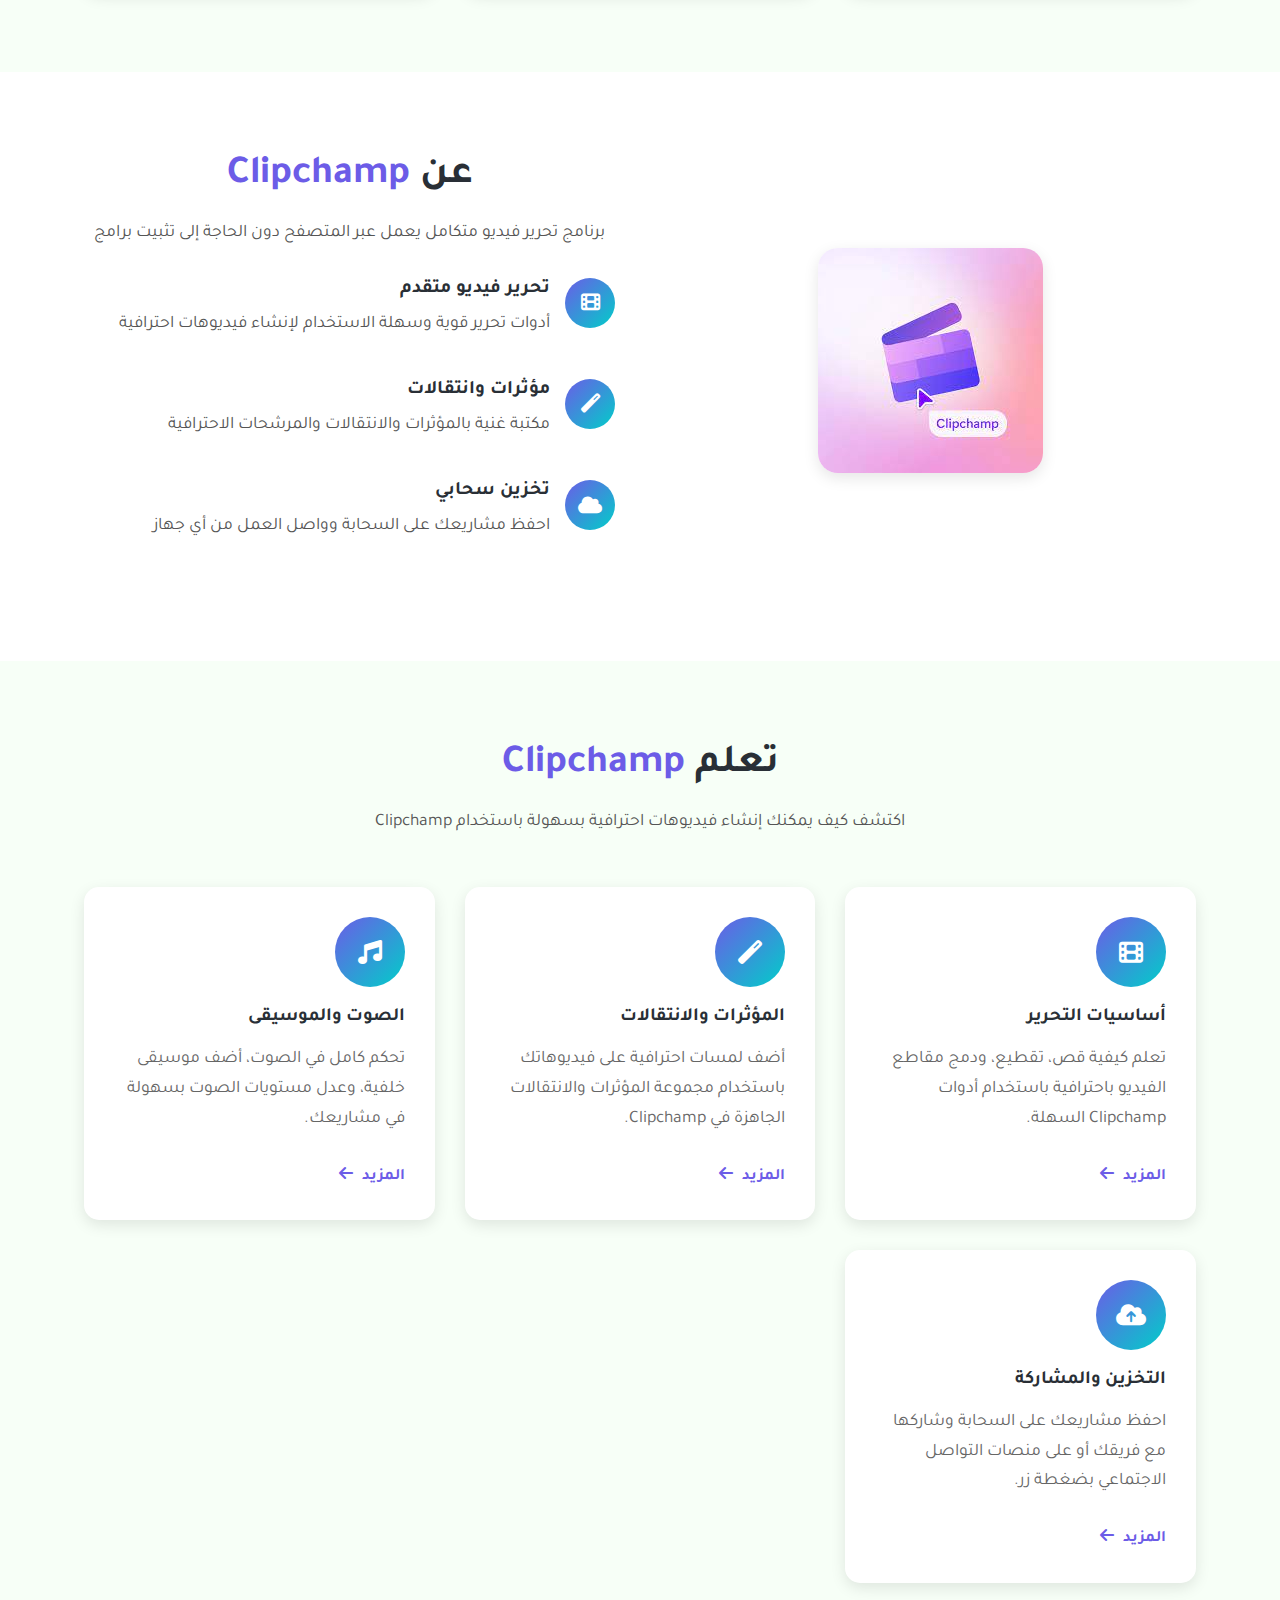
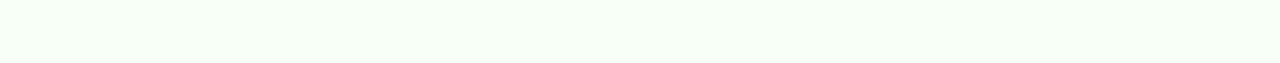
<file: الصفحة الثانية/Tools/clipchamp/index.html>
<!DOCTYPE html>
<html lang="ar" dir="rtl">
<head>
    <meta charset="UTF-8">
    <meta name="viewport" content="width=device-width, initial-scale=1.0">
    <title>معرض فيديوهات Clipchamp | إبداعات مرئية احترافية</title>
    <link rel="stylesheet" href="https://cdnjs.cloudflare.com/ajax/libs/font-awesome/6.4.0/css/all.min.css">
    <link href="https://fonts.googleapis.com/css2?family=Tajawal:wght@400;700;900&display=swap" rel="stylesheet">
    <style>
        /* المتغيرات والأساسيات */
        :root {
            --primary-color: #6c5ce7;
            --secondary-color: #00cec9;
            --accent-color: #FFE66D;
            --dark-color: #292F36;
            --light-color: #F7FFF7;
            --gradient: linear-gradient(135deg, var(--primary-color), var(--secondary-color));
            --shadow: 0 5px 15px rgba(0, 0, 0, 0.1);
            --transition: all 0.3s ease;
        }

        * {
            margin: 0;
            padding: 0;
            box-sizing: border-box;
        }

        html {
            scroll-behavior: smooth;
        }

        body {
            font-family: 'Tajawal', sans-serif;
            background-color: var(--light-color);
            color: var(--dark-color);
            line-height: 1.6;
            overflow-x: hidden;
        }

        .container {
            width: 90%;
            max-width: 1200px;
            margin: 0 auto;
            padding: 0 20px;
        }

        section {
            padding: 80px 0;
        }

        h1, h2, h3, h4 {
            line-height: 1.2;
        }

        h2 {
            font-size: 2.5rem;
            margin-bottom: 20px;
            text-align: center;
        }

        h2 span {
            color: var(--primary-color);
        }

        p {
            margin-bottom: 15px;
            font-size: 1.1rem;
            text-align: center;
            color: #555;
        }

        .btn {
            display: inline-block;
            padding: 12px 30px;
            background: var(--primary-color);
            color: white;
            border: none;
            border-radius: 50px;
            cursor: pointer;
            text-decoration: none;
            font-weight: bold;
            transition: var(--transition);
            box-shadow: var(--shadow);
        }

        .btn:hover {
            transform: translateY(-3px);
            box-shadow: 0 8px 20px rgba(108, 92, 231, 0.3);
        }

        .btn-primary {
            background: var(--gradient);
        }

        .btn-primary:hover {
            background: linear-gradient(135deg, #8c7ae6, #00b894);
        }

        /* شريط التنقل */
        .navbar {
            position: fixed;
            top: 0;
            left: 0;
            right: 0;
            background-color: white;
            box-shadow: var(--shadow);
            z-index: 1000;
            padding: 15px 0;
            transition: var(--transition);
        }

        .navbar.scrolled {
            padding: 10px 0;
            background-color: rgba(255, 255, 255, 0.95);
        }

        .navbar .container {
            display: flex;
            justify-content: space-between;
            align-items: center;
        }

        .logo {
            font-size: 1.8rem;
            font-weight: 900;
            text-decoration: none;
            color: var(--dark-color);
        }

        .logo span {
            color: var(--primary-color);
        }

        .nav-links {
            display: flex;
            align-items: center;
        }

        .nav-links a {
            margin-right: 25px;
            text-decoration: none;
            color: var(--dark-color);
            font-weight: 700;
            transition: var(--transition);
            position: relative;
        }

        .nav-links a:hover {
            color: var(--primary-color);
        }

        .nav-links a.active {
            color: var(--primary-color);
        }

        .nav-links a.active::after {
            content: '';
            position: absolute;
            bottom: -5px;
            left: 0;
            width: 100%;
            height: 3px;
            background: var(--primary-color);
            border-radius: 3px;
        }

        .hamburger {
            display: none;
            background: none;
            border: none;
            cursor: pointer;
            padding: 10px;
        }

        .hamburger span {
            display: block;
            width: 25px;
            height: 3px;
            background: var(--dark-color);
            margin: 5px 0;
            transition: var(--transition);
        }

        /* القسم الرئيسي */
        .hero {
            background: var(--gradient);
            color: white;
            padding: 150px 0 100px;
            position: relative;
            overflow: hidden;
            margin-top: 70px;
        }

        .hero .container {
            display: flex;
            align-items: center;
            justify-content: space-between;
        }

        .hero-content {
            flex: 1;
            padding-right: 50px;
        }

        .hero-content h1 {
            font-size: 3.5rem;
            margin-bottom: 20px;
        }

        .hero-content h1 span {
            color: var(--accent-color);
            text-shadow: 2px 2px 4px rgba(0, 0, 0, 0.2);
        }

        .hero-content p {
            font-size: 1.3rem;
            margin-bottom: 30px;
            color: white;
            text-align: right;
        }

        .hero-image {
            flex: 1;
            text-align: center;
        }

        .hero-image img {
            max-width: 100%;
            border-radius: 20px;
            box-shadow: 0 20px 40px rgba(0, 0, 0, 0.2);
        }

        .wave {
            position: absolute;
            bottom: 0;
            left: 0;
            width: 100%;
            height: 100px;
            background: url('data:image/svg+xml;utf8,<svg viewBox="0 0 1200 120" xmlns="http://www.w3.org/2000/svg" preserveAspectRatio="none"><path d="M0,0V46.29c47.79,22.2,103.59,32.17,158,28,70.36-5.37,136.33-33.31,206.8-37.5C438.64,32.43,512.34,53.67,583,72.05c69.27,18,138.3,24.88,209.4,13.08,36.15-6,69.85-17.84,104.45-29.34C989.49,25,1113-14.29,1200,52.47V0Z" fill="%23F7FFF7" opacity=".25"/><path d="M0,0V15.81C13,36.92,27.64,56.86,47.69,72.05,99.41,111.27,165,111,224.58,91.58c31.15-10.15,60.09-26.07,89.67-39.8,40.92-19,84.73-46,130.83-49.67,36.26-2.85,70.9,9.42,98.6,31.56,31.77,25.39,62.32,62,103.63,73,40.44,10.79,81.35-6.69,119.13-24.28s75.16-39,116.92-43.05c59.73-5.85,113.28,22.88,168.9,38.84,30.2,8.66,59,6.17,87.09-7.5,22.43-10.89,48-26.93,60.65-49.24V0Z" fill="%23F7FFF7" opacity=".5"/><path d="M0,0V5.63C149.93,59,314.09,71.32,475.83,42.57c43-7.64,84.23-20.12,127.61-26.46,59-8.63,112.48,12.24,165.56,35.4C827.93,77.22,886,95.24,951.2,90c86.53-7,172.46-45.71,248.8-84.81V0Z" fill="%23F7FFF7"/></svg>');
            background-size: cover;
            background-repeat: no-repeat;
        }

        /* معرض الفيديوهات */
        .video-section {
            background-color: var(--light-color);
        }

        .filter-buttons {
            display: flex;
            justify-content: center;
            flex-wrap: wrap;
            margin: 30px 0;
        }

        .filter-btn {
            padding: 10px 20px;
            margin: 0 10px 10px 0;
            background: white;
            border: none;
            border-radius: 50px;
            cursor: pointer;
            font-weight: bold;
            transition: var(--transition);
            box-shadow: var(--shadow);
        }

        .filter-btn.active {
            background: var(--gradient);
            color: white;
        }

        .video-grid {
            display: grid;
            grid-template-columns: repeat(auto-fill, minmax(300px, 1fr));
            gap: 30px;
            margin-top: 40px;
        }

        .video-item {
            background: white;
            border-radius: 15px;
            overflow: hidden;
            box-shadow: var(--shadow);
            transition: var(--transition);
            position: relative;
        }

        .video-item:hover {
            transform: translateY(-10px);
            box-shadow: 0 15px 30px rgba(0, 0, 0, 0.15);
        }

        .video-thumbnail {
            position: relative;
            padding-top: 56.25%; /* نسبة 16:9 */
            overflow: hidden;
        }

        .video-thumbnail img {
            position: absolute;
            top: 0;
            left: 0;
            width: 100%;
            height: 100%;
            object-fit: cover;
            transition: transform 0.5s ease;
        }

        .video-item:hover .video-thumbnail img {
            transform: scale(1.05);
        }

        .play-icon {
            position: absolute;
            top: 50%;
            left: 50%;
            transform: translate(-50%, -50%);
            background-color: rgba(255, 255, 255, 0.8);
            width: 60px;
            height: 60px;
            border-radius: 50%;
            display: flex;
            align-items: center;
            justify-content: center;
            color: var(--primary-color);
            font-size: 1.5rem;
            opacity: 0;
            transition: var(--transition);
        }

        .video-item:hover .play-icon {
            opacity: 1;
        }

        .video-info {
            padding: 1.5rem;
        }

        .video-info h3 {
            margin-bottom: 0.5rem;
            color: var(--dark-color);
        }

        .video-info p {
            color: #666;
            font-size: 0.9rem;
            margin-bottom: 1rem;
            text-align: right;
        }

        .video-tags {
            display: flex;
            flex-wrap: wrap;
            gap: 8px;
        }

        .tag {
            background-color: var(--light-color);
            color: var(--dark-color);
            padding: 0.3rem 0.8rem;
            border-radius: 50px;
            font-size: 0.8rem;
        }

        /* قسم عن Clipchamp */
        .about-section {
            background: white;
        }

        .about-section .container {
            display: flex;
            align-items: center;
            gap: 50px;
        }

        .about-image {
            flex: 1;
            text-align: center;
        }

        .about-image img {
            max-width: 100%;
            border-radius: 20px;
            box-shadow: var(--shadow);
        }

        .about-content {
            flex: 1;
        }

        .features {
            margin-top: 30px;
        }

        .feature {
            display: flex;
            align-items: flex-start;
            margin-bottom: 25px;
        }

        .feature-icon {
            width: 50px;
            height: 50px;
            background: var(--gradient);
            color: white;
            border-radius: 50%;
            display: flex;
            align-items: center;
            justify-content: center;
            margin-left: 15px;
            font-size: 1.2rem;
        }

        .feature-text h3 {
            margin-bottom: 10px;
            font-size: 1.2rem;
        }

        /* نافذة الفيديو المنبثقة */
        .video-modal {
            display: none;
            position: fixed;
            top: 0;
            left: 0;
            width: 100%;
            height: 100%;
            background-color: rgba(0, 0, 0, 0.8);
            z-index: 1000;
            align-items: center;
            justify-content: center;
        }

        .modal-content {
            background-color: white;
            width: 90%;
            max-width: 900px;
            border-radius: 10px;
            overflow: hidden;
            position: relative;
            animation: modalFadeIn 0.3s;
        }

        @keyframes modalFadeIn {
            from {
                opacity: 0;
                transform: translateY(50px);
            }
            to {
                opacity: 1;
                transform: translateY(0);
            }
        }

        .close-modal {
            position: absolute;
            top: 15px;
            left: 15px;
            font-size: 2rem;
            color: white;
            cursor: pointer;
            z-index: 1001;
            background-color: rgba(0, 0, 0, 0.5);
            width: 40px;
            height: 40px;
            border-radius: 50%;
            display: flex;
            align-items: center;
            justify-content: center;
            transition: var(--transition);
        }

        .close-modal:hover {
            background-color: var(--primary-color);
        }

        .video-container {
            position: relative;
            padding-top: 56.25%;
            background-color: black;
        }

        .video-container video {
            position: absolute;
            top: 0;
            left: 0;
            width: 100%;
            height: 100%;
        }

        .video-details {
            padding: 1.5rem;
        }

        .video-details h2 {
            margin-bottom: 1rem;
            color: var(--dark-color);
            text-align: right;
        }

        .video-details p {
            color: var(--dark-color);
            margin-bottom: 1.5rem;
            line-height: 1.7;
            text-align: right;
        }

        .video-stats {
            display: flex;
            gap: 20px;
            color: var(--dark-color);
            font-size: 0.9rem;
        }

        .video-stats span {
            display: flex;
            align-items: center;
            gap: 5px;
        }

        .video-stats i {
            color: var(--primary-color);
        }

        /* تأثيرات الحركة */
        .animate-pop-in {
            opacity: 0;
            transform: translateY(20px);
            animation: popIn 0.8s ease forwards;
        }

        @keyframes popIn {
            from {
                opacity: 0;
                transform: translateY(20px);
            }
            to {
                opacity: 1;
                transform: translateY(0);
            }
        }

        .floating {
            animation: floating 3s ease-in-out infinite;
        }

        @keyframes floating {
            0% { transform: translateY(0px); }
            50% { transform: translateY(-15px); }
            100% { transform: translateY(0px); }
        }

        /* تصميم متجاوب */
        @media (max-width: 992px) {
            .hero .container {
                flex-direction: column;
                text-align: center;
            }
            
            .hero-content {
                padding-right: 0;
                margin-bottom: 40px;
            }
            
            .about-section .container {
                flex-direction: column;
            }
        }

        @media (max-width: 768px) {
            .nav-links {
                position: fixed;
                top: 80px;
                right: -100%;
                width: 80%;
                height: calc(100vh - 80px);
                background: white;
                flex-direction: column;
                align-items: center;
                justify-content: center;
                transition: var(--transition);
                box-shadow: -5px 0 15px rgba(0, 0, 0, 0.1);
            }
            
            .nav-links.active {
                right: 0;
            }
            
            .nav-links a {
                margin: 15px 0;
                font-size: 1.2rem;
            }
            
            .hamburger {
                display: block;
            }
            
            .hamburger.active span:nth-child(1) {
                transform: rotate(45deg) translate(5px, 5px);
            }
            
            .hamburger.active span:nth-child(2) {
                opacity: 0;
            }
            
            .hamburger.active span:nth-child(3) {
                transform: rotate(-45deg) translate(7px, -6px);
            }
            
            h2 {
                font-size: 2rem;
            }
            
            section {
                padding: 60px 0;
            }
        }

        @media (max-width: 576px) {
            .hero-content h1 {
                font-size: 2.5rem;
            }
            
            .filter-buttons {
                flex-direction: column;
                align-items: center;
            }
            
            .filter-btn {
                margin: 5px 0;
                width: 80%;
            }
            
            .video-grid {
                grid-template-columns: 1fr;
            }
        }
    </style>
</head>
<body>
    <!-- شريط التنقل -->
    <nav class="navbar">
        <div class="container">
            <a href="#" class="logo">فيديوهات<span>Clipchamp</span></a>
            <div class="nav-links">
                <a href="#home" class="active">الرئيسية</a>
                <a href="#videos">المعرض</a>
                <a href="#about">عن البرنامج</a>
                <a href="#learn">تعلم</a>
            </div>
            <button class="hamburger">
                <span></span>
                <span></span>
                <span></span>
            </button>
        </div>
    </nav>

    <!-- القسم الرئيسي -->
    <header id="home" class="hero">
        <div class="container">
            <div class="hero-content">
                <h1 class="animate-pop-in">إبداعات <span>Clipchamp</span> تأتي إلى الحياة</h1>
                <p class="animate-pop-in">استكشف مجموعة من الفيديوهات المذهلة المصممة بواسطة برنامج Clipchamp</p>
                <a href="#videos" class="btn btn-primary animate-pop-in">استكشف المعرض</a>
            </div>
            <div class="hero-image animate-pop-in">
                <img src="imgs/intro.jpg" alt="واجهة Clipchamp" class="floating">
            </div>
        </div>
        <div class="wave"></div>
    </header>

    <!-- معرض الفيديوهات -->
    <section id="videos" class="video-section">
        <div class="container">
            <h2>معرض <span>الفيديوهات</span></h2>
            <p>فيديوهات إبداعية تم إنشاؤها باستخدام Clipchamp</p>
            
            <div class="filter-buttons">
                <button class="filter-btn active" data-filter="all">الكل</button>
                <button class="filter-btn" data-filter="nature">الطبيعة</button>
                <button class="filter-btn" data-filter="tech">التقنية</button>
                <button class="filter-btn" data-filter="art">الفنون</button>
            </div>
            
            <div class="video-grid">
                <!-- سيتم إضافة الفيديوهات ديناميكيًا بواسطة JavaScript -->
            </div>
        </div>
    </section>

    <!-- قسم عن البرنامج -->
    <section id="about" class="about-section">
        <div class="container">
            <div class="about-image">
                <img src="imgs/img.jpg" alt="واجهة البرنامج">
            </div>
            <div class="about-content">
                <h2>عن <span>Clipchamp</span></h2>
                <p>برنامج تحرير فيديو متكامل يعمل عبر المتصفح دون الحاجة إلى تثبيت برامج</p>
                <div class="features">
                    <div class="feature">
                        <div class="feature-icon">
                            <i class="fas fa-film"></i>
                        </div>
                        <div class="feature-text">
                            <h3>تحرير فيديو متقدم</h3>
                            <p>أدوات تحرير قوية وسهلة الاستخدام لإنشاء فيديوهات احترافية</p>
                        </div>
                    </div>
                    <div class="feature">
                        <div class="feature-icon">
                            <i class="fas fa-magic"></i>
                        </div>
                        <div class="feature-text">
                            <h3>مؤثرات وانتقالات</h3>
                            <p>مكتبة غنية بالمؤثرات والانتقالات والمرشحات الاحترافية</p>
                        </div>
                    </div>
                    <div class="feature">
                        <div class="feature-icon">
                            <i class="fas fa-cloud"></i>
                        </div>
                        <div class="feature-text">
                            <h3>تخزين سحابي</h3>
                            <p>احفظ مشاريعك على السحابة وواصل العمل من أي جهاز</p>
                        </div>
                    </div>
                </div>
            </div>
        </div>
    </section>

<section id="learn" class="learn-section" style="background-color: var(--light-color); padding: 80px 0;">
    <div class="container">
        <h2>تعلم <span>Clipchamp</span></h2>
        <p>اكتشف كيف يمكنك إنشاء فيديوهات احترافية بسهولة باستخدام Clipchamp</p>
        
        <div class="learn-grid" style="display: grid; grid-template-columns: repeat(auto-fit, minmax(300px, 1fr)); gap: 30px; margin-top: 50px;">
            <!-- بطاقة تعليمية 1 -->
            <div class="learn-card" style="background: white; border-radius: 15px; padding: 30px; box-shadow: var(--shadow); transition: var(--transition);">
                <div class="learn-icon" style="width: 70px; height: 70px; background: var(--gradient); color: white; border-radius: 50%; display: flex; align-items: center; justify-content: center; font-size: 1.5rem; margin-bottom: 20px;">
                    <i class="fas fa-film"></i>
                </div>
                <h3 style="margin-bottom: 15px; color: var(--dark-color);">أساسيات التحرير</h3>
                <p style="color: #666; line-height: 1.7; text-align: right;">تعلم كيفية قص، تقطيع، ودمج مقاطع الفيديو باحترافية باستخدام أدوات Clipchamp السهلة.</p>
                <a href="https://youtu.be/lYRWhFey_Hw" style="display: inline-block; margin-top: 15px; color: var(--primary-color); font-weight: bold; text-decoration: none; transition: var(--transition);">المزيد <i class="fas fa-arrow-left" style="margin-right: 5px;"></i></a>
            </div>
            
            <!-- بطاقة تعليمية 2 -->
            <div class="learn-card" style="background: white; border-radius: 15px; padding: 30px; box-shadow: var(--shadow); transition: var(--transition);">
                <div class="learn-icon" style="width: 70px; height: 70px; background: var(--gradient); color: white; border-radius: 50%; display: flex; align-items: center; justify-content: center; font-size: 1.5rem; margin-bottom: 20px;">
                    <i class="fas fa-magic"></i>
                </div>
                <h3 style="margin-bottom: 15px; color: var(--dark-color);">المؤثرات والانتقالات</h3>
                <p style="color: #666; line-height: 1.7; text-align: right;">أضف لمسات احترافية على فيديوهاتك باستخدام مجموعة المؤثرات والانتقالات الجاهزة في Clipchamp.</p>
                <a href="https://youtu.be/aRYf94TNzGc" style="display: inline-block; margin-top: 15px; color: var(--primary-color); font-weight: bold; text-decoration: none; transition: var(--transition);">المزيد <i class="fas fa-arrow-left" style="margin-right: 5px;"></i></a>
            </div>
            
            <!-- بطاقة تعليمية 3 -->
            <div class="learn-card" style="background: white; border-radius: 15px; padding: 30px; box-shadow: var(--shadow); transition: var(--transition);">
                <div class="learn-icon" style="width: 70px; height: 70px; background: var(--gradient); color: white; border-radius: 50%; display: flex; align-items: center; justify-content: center; font-size: 1.5rem; margin-bottom: 20px;">
                    <i class="fas fa-music"></i>
                </div>
                <h3 style="margin-bottom: 15px; color: var(--dark-color);">الصوت والموسيقى</h3>
                <p style="color: #666; line-height: 1.7; text-align: right;">تحكم كامل في الصوت، أضف موسيقى خلفية، وعدل مستويات الصوت بسهولة في مشاريعك.</p>
                <a href="https://youtu.be/2_5vHK_kOxo" style="display: inline-block; margin-top: 15px; color: var(--primary-color); font-weight: bold; text-decoration: none; transition: var(--transition);">المزيد <i class="fas fa-arrow-left" style="margin-right: 5px;"></i></a>
            </div>
            
            <!-- بطاقة تعليمية 4 -->
            <div class="learn-card" style="background: white; border-radius: 15px; padding: 30px; box-shadow: var(--shadow); transition: var(--transition);">
                <div class="learn-icon" style="width: 70px; height: 70px; background: var(--gradient); color: white; border-radius: 50%; display: flex; align-items: center; justify-content: center; font-size: 1.5rem; margin-bottom: 20px;">
                    <i class="fas fa-cloud-upload-alt"></i>
                </div>
                <h3 style="margin-bottom: 15px; color: var(--dark-color);">التخزين والمشاركة</h3>
                <p style="color: #666; line-height: 1.7; text-align: right;">احفظ مشاريعك على السحابة وشاركها مع فريقك أو على منصات التواصل الاجتماعي بضغطة زر.</p>
                <a href="https://youtu.be/ssWEH4uh3G0" style="display: inline-block; margin-top: 15px; color: var(--primary-color); font-weight: bold; text-decoration: none; transition: var(--transition);">المزيد <i class="fas fa-arrow-left" style="margin-right: 5px;"></i></a>
            </div>
    </div>
</section>

    <!-- نافذة الفيديو المنبثقة -->
    <div class="video-modal">
        <div class="modal-content">
            <span class="close-modal">&times;</span>
            <div class="video-container">
                <video id="modal-video" controls>
                    <source src="" type="video/mp4">
                    متصفحك لا يدعم تشغيل الفيديو.
                </video>
            </div>
            <div class="video-details">
                <h2 id="video-title">عنوان الفيديو</h2>
                <p id="video-description">وصف الفيديو هنا...</p>
                <div class="video-stats">
                    <span><i class="fas fa-eye"></i> <span id="video-views">0</span> مشاهدة</span>
                    <span><i class="fas fa-calendar-alt"></i> <span id="video-date">اليوم</span></span>
                </div>
            </div>
        </div>
    </div>

    <script>
        document.addEventListener('DOMContentLoaded', function() {
            // بيانات الفيديوهات (يمكن استبدالها ببيانات حقيقية من قاعدة بيانات)
            const videos = [
                {
                    id: 1,
                    title: "تكنولوجيا التعليم بين الماهيه و الاهميه",
                    description: "",
                    thumbnail: "imgs/تكنولوجيا-التعليم.png",
                    videoUrl: "imgs/تكنولوجيا-التعليم.mp4",
                    tags: ["nature", "scenery"],
                    category: "nature",
                    views: 1245,
                    date: "2023-05-15"
                },
                {
                    id: 2,
                    title: "الاطار العام لمهارات التعليم فى القرن ال21",
                    description: "",
                    thumbnail: "imgs/مهارات-التعلم.png",
                    videoUrl: "imgs/video.mp4",
                    tags: ["technology", "innovation"],
                    category: "tech",
                    views: 2873,
                    date: "2023-06-22"
                },
                {
                    id: 3,
                    title: "التربيه كعملية",
                    description: "",
                    thumbnail: "imgs/التربيه.png",
                    videoUrl: "imgs/التربيه-كعمليه.mp4",
                    tags: ["art", "painting"],
                    category: "art",
                    views: 932,
                    date: "2023-04-10"
                },
                {
                    id: 4,
                    title: "طرائق تعليم التكنولوجيا و المعلومات",
                    description: "",
                    thumbnail: "imgs/طرائق-تعلم.png",
                    videoUrl: "imgs/طرائق-تعلم.mp4",
                    tags: ["nature", "adventure"],
                    category: "nature",
                    views: 1567,
                    date: "2023-07-05"
                },
                {
                    id: 6,
                    title: "هجرة الطيور",
                    description: "",
                    thumbnail: "imgs/هجرة-الطيور.png",
                    videoUrl: "imgs/هجرة-الطيور.mp4",
                    tags: ["art", "sculpture"],
                    category: "art",
                    views: 784,
                    date: "2023-03-28"
                },
                {
                    id: 8,
                    title: "مفهوم التكنولوجيا",
                    description: "",
                    thumbnail: "imgs/مفهوم-التكنولوجيا.png",
                    videoUrl: "imgs/مفهوم-تكنو.mp4",
                    tags: ["art", "sculpture"],
                    category: "art",
                    views: 784,
                    date: "2023-03-28"
                }
            ];

            // عناصر DOM
            const videoGrid = document.querySelector('.video-grid');
            const filterButtons = document.querySelectorAll('.filter-btn');
            const hamburger = document.querySelector('.hamburger');
            const navLinks = document.querySelector('.nav-links');
            const navbar = document.querySelector('.navbar');
            const videoModal = document.querySelector('.video-modal');
            const modalVideo = document.getElementById('modal-video');
            const videoTitle = document.getElementById('video-title');
            const videoDescription = document.getElementById('video-description');
            const videoViews = document.getElementById('video-views');
            const videoDate = document.getElementById('video-date');
            const closeModal = document.querySelector('.close-modal');

            // تحميل الفيديوهات في المعرض
            function loadVideos(filter = 'all') {
                videoGrid.innerHTML = '';
                
                const filteredVideos = filter === 'all' 
                    ? videos 
                    : videos.filter(video => video.category === filter);
                
                filteredVideos.forEach(video => {
                    const videoItem = document.createElement('div');
                    videoItem.className = 'video-item';
                    videoItem.setAttribute('data-category', video.category);
                    
                    videoItem.innerHTML = `
                        <div class="video-thumbnail">
                            <img src="${video.thumbnail}" alt="${video.title}">
                            <div class="play-icon">
                                <i class="fas fa-play"></i>
                            </div>
                        </div>
                        <div class="video-info">
                            <h3>${video.title}</h3>
                            <p>${video.description}</p>
                            <div class="video-tags">
                                ${video.tags.map(tag => `<span class="tag">${tag}</span>`).join('')}
                            </div>
                        </div>
                    `;
                    
                    videoItem.addEventListener('click', () => openVideoModal(video));
                    videoGrid.appendChild(videoItem);
                });
            }

            // فتح نافذة الفيديو المنبثقة
            function openVideoModal(video) {
                modalVideo.src = video.videoUrl;
                videoTitle.textContent = video.title;
                videoDescription.textContent = video.description;
                videoViews.textContent = video.views.toLocaleString();
                videoDate.textContent = formatDate(video.date);
                videoModal.style.display = 'flex';
                
                // إيقاف الفيديو عند إغلاق النافذة
                modalVideo.pause();
            }

            // تنسيق التاريخ
            function formatDate(dateString) {
                const options = { year: 'numeric', month: 'long', day: 'numeric' };
                const date = new Date(dateString);
                return date.toLocaleDateString('ar-EG', options);
            }

            // إغلاق نافذة الفيديو المنبثقة
            function closeVideoModal() {
                videoModal.style.display = 'none';
                modalVideo.src = '';
            }

            // تصفية الفيديوهات حسب الفئة
            filterButtons.forEach(button => {
                button.addEventListener('click', () => {
                    filterButtons.forEach(btn => btn.classList.remove('active'));
                    button.classList.add('active');
                    loadVideos(button.dataset.filter);
                });
            });

            // القائمة المتنقلة للهواتف
            hamburger.addEventListener('click', () => {
                hamburger.classList.toggle('active');
                navLinks.classList.toggle('active');
            });

            // إغلاق القائمة عند النقر على رابط
            document.querySelectorAll('.nav-links a').forEach(link => {
                link.addEventListener('click', () => {
                    hamburger.classList.remove('active');
                    navLinks.classList.remove('active');
                });
            });

            // تغيير لون شريط التنقل عند التمرير
            window.addEventListener('scroll', () => {
                if (window.scrollY > 50) {
                    navbar.classList.add('scrolled');
                } else {
                    navbar.classList.remove('scrolled');
                }
            });

            // إغلاق النافذة المنبثقة عند النقر خارجها
            videoModal.addEventListener('click', (e) => {
                if (e.target === videoModal) {
                    closeVideoModal();
                }
            });

            closeModal.addEventListener('click', closeVideoModal);

            // إغلاق النافذة المنبثقة عند الضغط على زر ESC
            document.addEventListener('keydown', (e) => {
                if (e.key === 'Escape') {
                    closeVideoModal();
                }
            });

            // تحميل الفيديوهات الأولية
            loadVideos();

            // تأثيرات الحركة للعناصر عند التحميل
            const animateElements = document.querySelectorAll('.animate-pop-in');
            animateElements.forEach((element, index) => {
                element.style.animationDelay = `${index * 0.2}s`;
            });
        });
    </script>
</body>
</html>
</file>
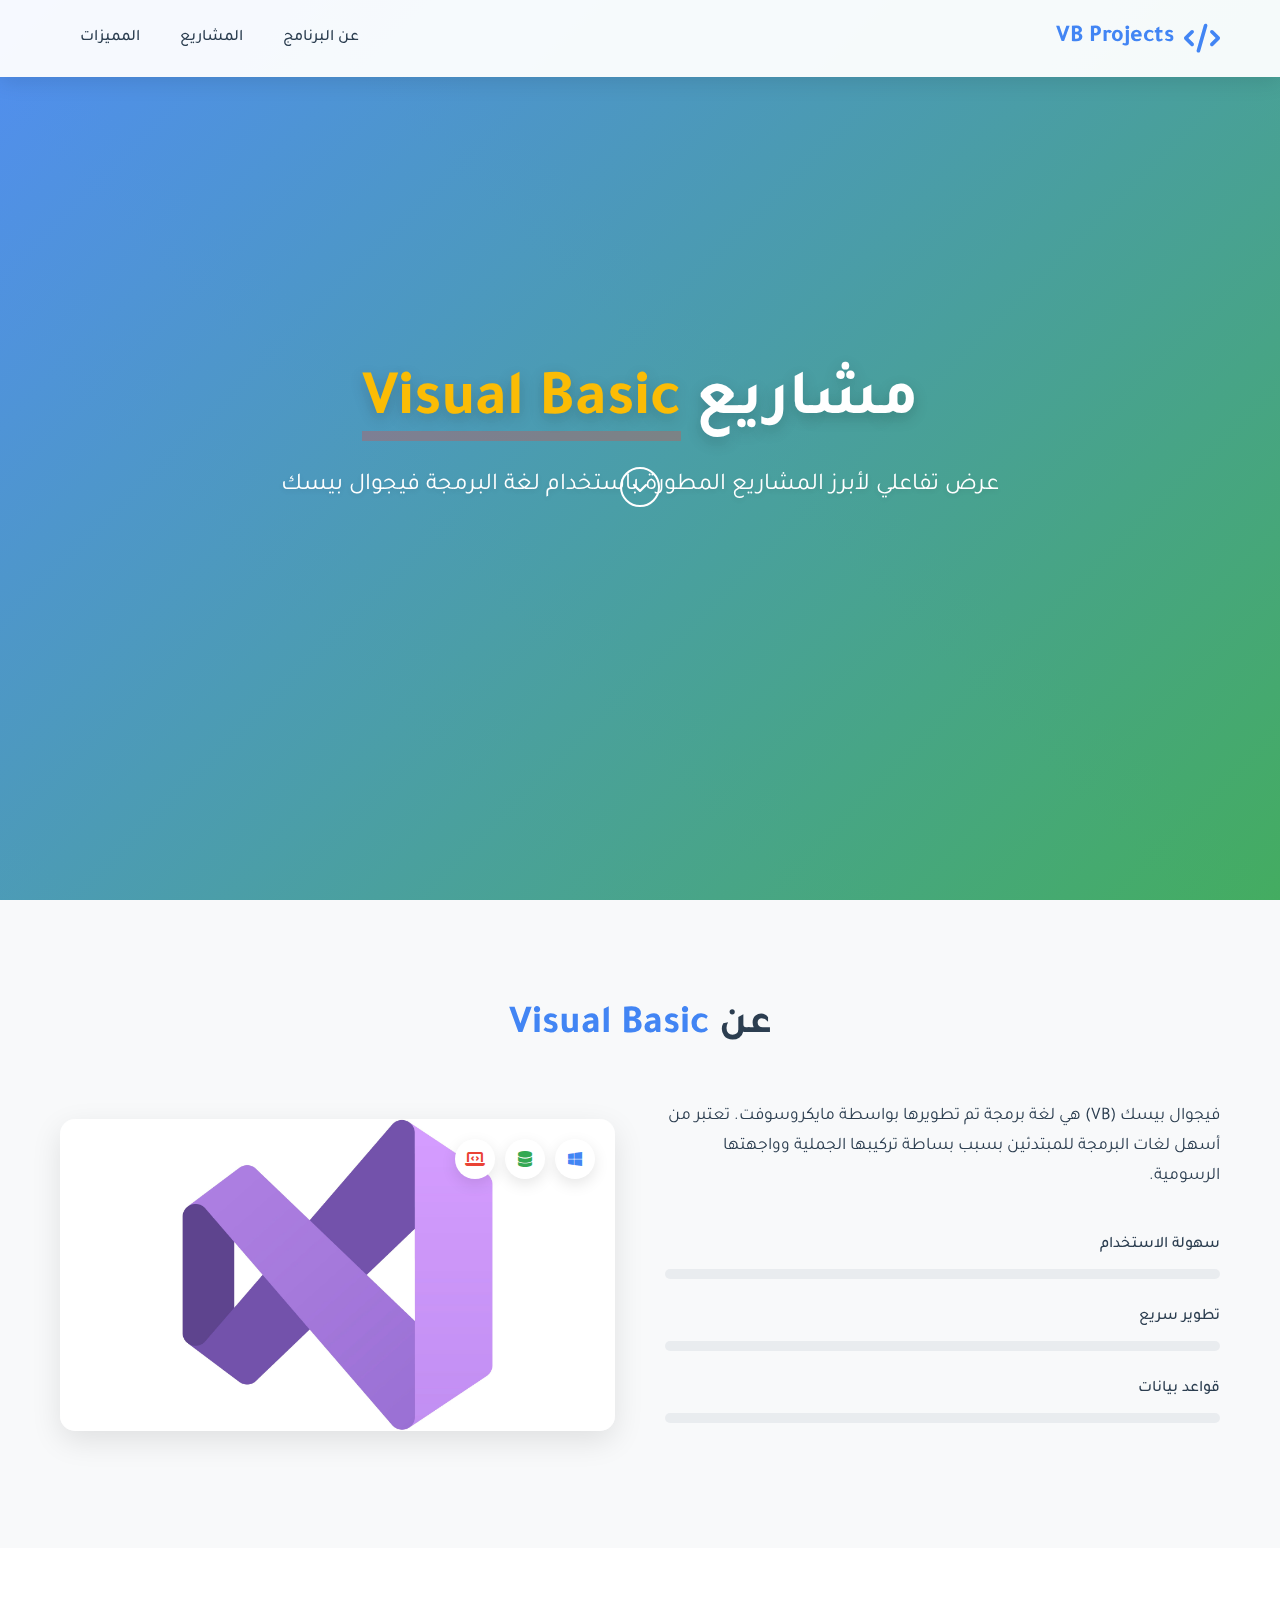
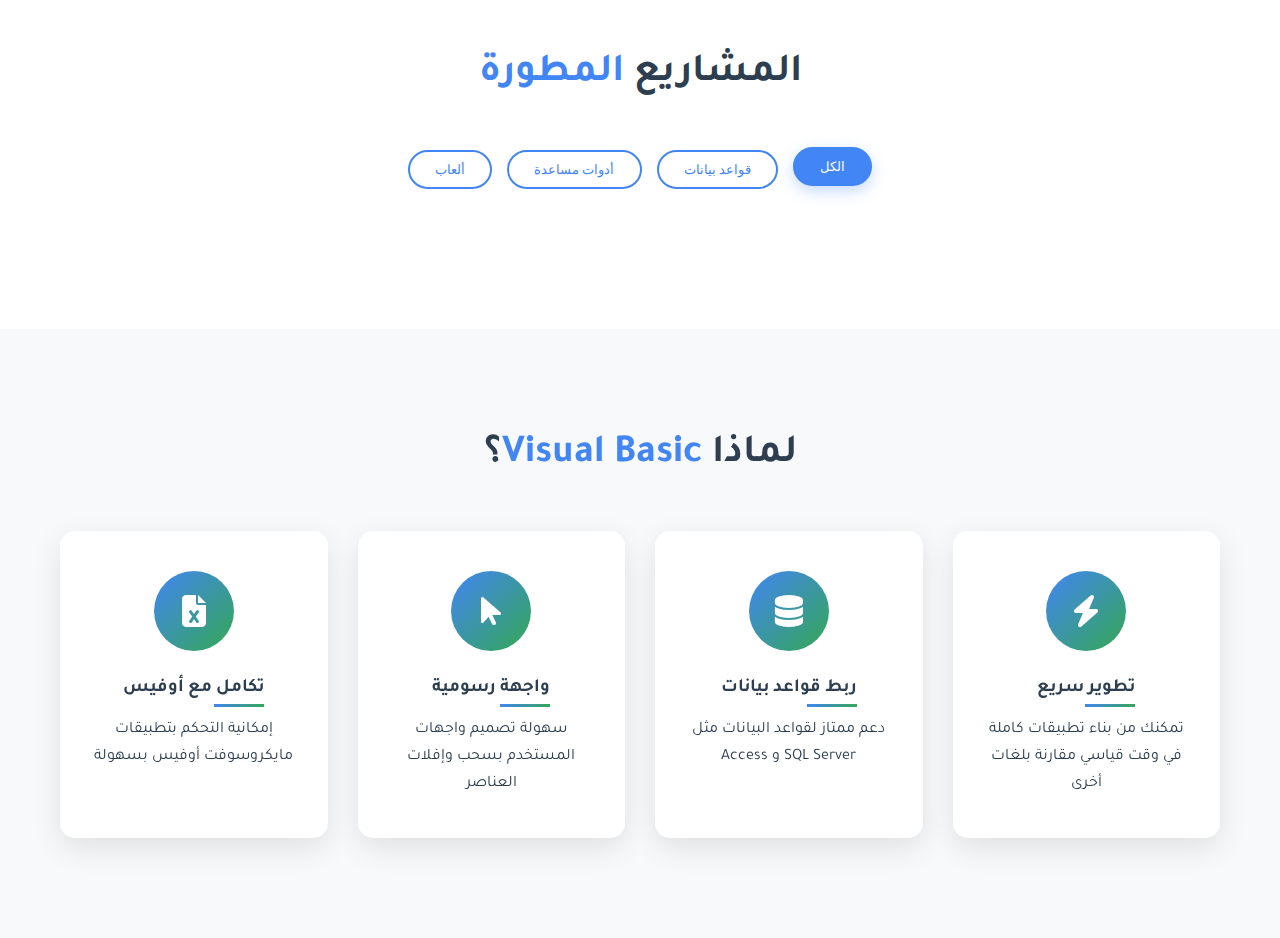
<file: الصفحة الثانية/Tools/visual/index.html>
<!DOCTYPE html>
<html lang="ar" dir="rtl">
<head>
    <meta charset="UTF-8">
    <meta name="viewport" content="width=device-width, initial-scale=1.0">
    <title>مشاريع Visual Basic</title>
    <link rel="stylesheet" href="https://cdnjs.cloudflare.com/ajax/libs/font-awesome/6.4.0/css/all.min.css">
    <link href="https://fonts.googleapis.com/css2?family=Tajawal:wght@400;500;700;900&display=swap" rel="stylesheet">
    <link rel="stylesheet" href="style.css">
</head>
<body>
    <!-- زر العودة للأعلى -->
    <div class="back-to-top">
        <i class="fas fa-arrow-up"></i>
    </div>

    <!-- خلفية متحركة -->
    <div class="animated-bg"></div>

    <header class="parallax">
        <div class="overlay"></div>
        <div class="container">
            <h1 data-aos="fade-down">مشاريع <span>Visual Basic</span></h1>
            <p data-aos="fade-up" data-aos-delay="200">عرض تفاعلي لأبرز المشاريع المطورة باستخدام لغة البرمجة فيجوال بيسك</p>
            <div class="scroll-down" data-aos="fade-up" data-aos-delay="400">
                <i class="fas fa-chevron-down"></i>
            </div>
        </div>
    </header>

    <nav>
        <div class="container">
            <div class="logo" data-aos="fade-right">
                <i class="fas fa-code"></i>
                <span>VB Projects</span>
            </div>
            <ul>
                <li data-aos="fade-left" data-aos-delay="100"><a href="#about">عن البرنامج</a></li>
                <li data-aos="fade-left" data-aos-delay="200"><a href="#projects">المشاريع</a></li>
                <li data-aos="fade-left" data-aos-delay="300"><a href="#features">المميزات</a></li>
            </ul>
            <button class="menu-toggle" data-aos="fade-left" data-aos-delay="400">
                <i class="fas fa-bars"></i>
            </button>
        </div>
    </nav>

    <section id="about" class="section">
        <div class="container">
            <h2 data-aos="fade-down">عن <span>Visual Basic</span></h2>
            <div class="about-content">
                <div class="about-text" data-aos="fade-right">
                    <p>فيجوال بيسك (VB) هي لغة برمجة تم تطويرها بواسطة مايكروسوفت. تعتبر من أسهل لغات البرمجة للمبتدئين بسبب بساطة تركيبها الجملية وواجهتها الرسومية.</p>
                    <div class="skills">
                        <div class="skill" data-percent="90">
                            <div class="skill-title">سهولة الاستخدام</div>
                            <div class="skill-bar">
                                <div class="skill-progress"></div>
                            </div>
                        </div>
                        <div class="skill" data-percent="85">
                            <div class="skill-title">تطوير سريع</div>
                            <div class="skill-bar">
                                <div class="skill-progress"></div>
                            </div>
                        </div>
                        <div class="skill" data-percent="80">
                            <div class="skill-title">قواعد بيانات</div>
                            <div class="skill-bar">
                                <div class="skill-progress"></div>
                            </div>
                        </div>
                    </div>
                </div>
                <div class="about-image" data-aos="fade-left">
                    <div class="floating-box">
                        <img src="imgs/Visual-Studio-logo.jpg" alt="Visual Basic">
                        <div class="floating-icons">
                            <i class="fab fa-windows"></i>
                            <i class="fas fa-database"></i>
                            <i class="fas fa-laptop-code"></i>
                        </div>
                    </div>
                </div>
            </div>
        </div>
    </section>

    <section id="projects" class="section">
        <div class="container">
            <h2 data-aos="fade-down">المشاريع <span>المطورة</span></h2>
            <div class="filter-buttons" data-aos="fade-up">
                <button class="filter-btn active" data-filter="all">الكل</button>
                <button class="filter-btn" data-filter="database">قواعد بيانات</button>
                <button class="filter-btn" data-filter="utility">أدوات مساعدة</button>
                <button class="filter-btn" data-filter="game">ألعاب</button>
            </div>
            <div class="projects-grid">
                <!-- المشاريع سيتم إضافتها ديناميكياً بواسطة JS -->
            </div>
        </div>
    </section>

    <section id="features" class="section">
        <div class="container">
            <h2 data-aos="fade-down">لماذا <span>Visual Basic</span>؟</h2>
            <div class="features-grid">
                <div class="feature-card" data-aos="zoom-in" data-aos-delay="100">
                    <div class="feature-icon">
                        <i class="fas fa-bolt"></i>
                    </div>
                    <h3>تطوير سريع</h3>
                    <p>تمكنك من بناء تطبيقات كاملة في وقت قياسي مقارنة بلغات أخرى</p>
                    <div class="feature-wave"></div>
                </div>
                <div class="feature-card" data-aos="zoom-in" data-aos-delay="200">
                    <div class="feature-icon">
                        <i class="fas fa-database"></i>
                    </div>
                    <h3>ربط قواعد بيانات</h3>
                    <p>دعم ممتاز لقواعد البيانات مثل SQL Server و Access</p>
                    <div class="feature-wave"></div>
                </div>
                <div class="feature-card" data-aos="zoom-in" data-aos-delay="300">
                    <div class="feature-icon">
                        <i class="fas fa-mouse-pointer"></i>
                    </div>
                    <h3>واجهة رسومية</h3>
                    <p>سهولة تصميم واجهات المستخدم بسحب وإفلات العناصر</p>
                    <div class="feature-wave"></div>
                </div>
                <div class="feature-card" data-aos="zoom-in" data-aos-delay="400">
                    <div class="feature-icon">
                        <i class="fas fa-file-excel"></i>
                    </div>
                    <h3>تكامل مع أوفيس</h3>
                    <p>إمكانية التحكم بتطبيقات مايكروسوفت أوفيس بسهولة</p>
                    <div class="feature-wave"></div>
                </div>
            </div>
        </div>
    </section>

    <!-- مشغل الفيديو -->
    <div id="video-modal" class="modal">
        <div class="modal-content">
            <span class="close-btn">&times;</span>
            <div class="video-container">
                <video id="project-video" controls>
                    المتصفح الخاص بك لا يدعم تشغيل الفيديو.
                </video>
            </div>
            <div class="video-info">
                <h3 id="video-title"></h3>
                <p id="video-description"></p>
                <div class="video-tags"></div>
            </div>
        </div>
    </div>

    <!-- مكتبات JavaScript -->
    <script src="https://unpkg.com/aos@2.3.1/dist/aos.js"></script>
    <script src="https://cdnjs.cloudflare.com/ajax/libs/gsap/3.11.4/gsap.min.js"></script>
    <script>
        document.addEventListener('DOMContentLoaded', function() {
    // بيانات المشاريع مع مسارات الفيديو المحلية
    const projects = [
        {
            id: 1,
            title: "نظام إدارة الموظفين",
            description: "نظام متكامل لإدارة بيانات الموظفين وحساب الرواتب مع إمكانية طباعة التقارير",
            tags: ["قواعد بيانات", "إدارة"],
            category: "database",
            videoSrc: "imgs/video1.mp4",
            thumbnail: "imgs/Visual-Studio-logo.jpg"
        },
        {
            id: 2,
            title: "حاسبة علمية متقدمة",
            description: "حاسبة علمية تحتوي على جميع الدوال الرياضية الأساسية والمتقدمة",
            tags: ["أدوات", "رياضيات"],
            category: "utility",
            videoSrc: "imgs/video2.mp4",
            thumbnail: "imgs/Visual-Studio-logo.jpg"
        },
        {
            id: 3,
            title: "التقدير",
            description: "برنامج لمعرفه التقدير حسب الدرجه المدخله",
            tags: ["تكنو", "تعليم"],
            category: "game",
            videoSrc: "imgs/video3.mp4",
            thumbnail: "imgs/Visual-Studio-logo.jpg"
        },
        {
            id: 4,
            title: "حساب المثلثات",
            description: "برنامج لحساب قيم المثلث المختلفه",
            tags: ["قواعد بيانات", "إدارة"],
            category: "database",
            videoSrc: "imgs/video4.mp4",
            thumbnail: "imgs/Visual-Studio-logo.jpg"
        },
        {
            id: 5,
            title: "الخريطه",
            description: "برنامج لاستكشاف دول العالم",
            tags: ["أدوات", "تحويل"],
            category: "utility",
            videoSrc: "imgs/video5.mp4",
            thumbnail: "imgs/Visual-Studio-logo.jpg"
        },
    ];

    // عناصر DOM
    const loader = document.querySelector('.loader');
    const backToTopBtn = document.querySelector('.back-to-top');
    const projectsGrid = document.querySelector('.projects-grid');
    const filterButtons = document.querySelectorAll('.filter-btn');
    const menuToggle = document.querySelector('.menu-toggle');
    const navUl = document.querySelector('nav ul');
    const nav = document.querySelector('nav');
    const modal = document.getElementById('video-modal');
    const closeBtn = document.querySelector('.close-btn');
    const videoElement = document.getElementById('project-video');
    const videoTitle = document.getElementById('video-title');
    const videoDescription = document.getElementById('video-description');
    const videoTags = document.querySelector('.video-tags');
    const skills = document.querySelectorAll('.skill');
    const yearSpan = document.getElementById('year');
    const scrollDown = document.querySelector('.scroll-down');
    const sections = document.querySelectorAll('section');
    const links = document.querySelectorAll('nav a');

    // تهيئة AOS
    AOS.init({
        duration: 800,
        easing: 'ease-in-out',
        once: true,
        mirror: false
    });

    // إخفاء مؤشر التحميل بعد تحميل الصفحة
    window.addEventListener('load', function() {
        setTimeout(function() {
            loader.classList.add('hidden');
        }, 1000);
    });

    // إظهار/إخفاء زر العودة للأعلى
    window.addEventListener('scroll', function() {
        if (window.pageYOffset > 300) {
            backToTopBtn.classList.add('active');
            nav.classList.add('scrolled');
        } else {
            backToTopBtn.classList.remove('active');
            nav.classList.remove('scrolled');
        }

        // تأثير التمرير على الشريط التقدمي للمهارات
        if (window.pageYOffset > document.getElementById('about').offsetTop - 400) {
            animateSkills();
        }
    });

    // العودة للأعلى
    backToTopBtn.addEventListener('click', function() {
        window.scrollTo({
            top: 0,
            behavior: 'smooth'
        });
    });

    // التمرير لأسفل عند النقر على السهم
    scrollDown.addEventListener('click', function() {
        window.scrollTo({
            top: document.getElementById('about').offsetTop,
            behavior: 'smooth'
        });
    });

    // عرض المشاريع
    function displayProjects(filter = 'all') {
        projectsGrid.innerHTML = '';
        
        const filteredProjects = filter === 'all' 
            ? projects 
            : projects.filter(project => project.category === filter);
        
        filteredProjects.forEach(project => {
            const projectCard = document.createElement('div');
            projectCard.className = 'project-card';
            projectCard.setAttribute('data-aos', 'fade-up');
            projectCard.innerHTML = `
                <div class="project-thumbnail">
                    <img src="${project.thumbnail}" alt="${project.title}">
                    <div class="play-btn" data-id="${project.id}">
                        <i class="fas fa-play"></i>
                    </div>
                </div>
                <div class="project-info">
                    <h3>${project.title}</h3>
                    <p>${project.description}</p>
                    <div class="project-tags">
                        ${project.tags.map(tag => `<span>${tag}</span>`).join('')}
                    </div>
                </div>
            `;
            projectsGrid.appendChild(projectCard);
        });
        
        // إضافة مستمعي الأحداث لأزرار التشغيل
        document.querySelectorAll('.play-btn').forEach(btn => {
            btn.addEventListener('click', function() {
                const projectId = parseInt(this.getAttribute('data-id'));
                openVideoModal(projectId);
            });
        });
    }

    // فتح مشغل الفيديو
    function openVideoModal(projectId) {
        const project = projects.find(p => p.id === projectId);
        if (project) {
            videoElement.src = project.videoSrc;
            videoTitle.textContent = project.title;
            videoDescription.textContent = project.description;
            videoTags.innerHTML = project.tags.map(tag => `<span>${tag}</span>`).join('');
            
            // إضافة تأثيرات GSAP
            gsap.fromTo('.modal-content', 
                { opacity: 0, scale: 0.8 },
                { opacity: 1, scale: 1, duration: 0.3, ease: "power2.out" }
            );
            
            modal.classList.add('show');
            document.body.style.overflow = 'hidden';
            
            // إعادة تعيين الفيديو عند فتح المشغل
            videoElement.currentTime = 0;
            videoElement.pause();
        }
    }

    // إغلاق مشغل الفيديو
    function closeVideoModal() {
        gsap.to('.modal-content', {
            opacity: 0,
            scale: 0.8,
            duration: 0.2,
            ease: "power2.in",
            onComplete: function() {
                modal.classList.remove('show');
                videoElement.src = '';
                document.body.style.overflow = 'auto';
            }
        });
    }

    // تصفية المشاريع
    filterButtons.forEach(button => {
        button.addEventListener('click', function() {
            // إزالة الفعالية من جميع الأزرار
            filterButtons.forEach(btn => btn.classList.remove('active'));
            // إضافة الفعالية للزر المحدد
            this.classList.add('active');
            // تصفية المشاريع
            const filter = this.getAttribute('data-filter');
            
            // تأثيرات GSAP للتصفية
            gsap.to('.project-card', {
                opacity: 0,
                y: 50,
                duration: 0.3,
                stagger: 0.1,
                onComplete: function() {
                    displayProjects(filter);
                    
                    // إعادة تحميل AOS بعد تصفية العناصر
                    AOS.refresh();
                }
            });
        });
    });

    // تبديل قائمة التنقل على الأجهزة الصغيرة
    menuToggle.addEventListener('click', function() {
        navUl.classList.toggle('show');
        this.querySelector('i').classList.toggle('fa-times');
    });

    // إغلاق القائمة عند النقر على رابط
    links.forEach(link => {
        link.addEventListener('click', function() {
            navUl.classList.remove('show');
            menuToggle.querySelector('i').classList.remove('fa-times');
        });
    });

    // إغلاق مشغل الفيديو عند النقر على الزر
    closeBtn.addEventListener('click', closeVideoModal);

    // إغلاق مشغل الفيديو عند النقر خارج المحتوى
    window.addEventListener('click', function(e) {
        if (e.target === modal) {
            closeVideoModal();
        }
    });

    // تهيئة السنة الحالية في الفوتر
    yearSpan.textContent = new Date().getFullYear();

    // تأثيرات الشريط التقدمي للمهارات
    function animateSkills() {
        skills.forEach(skill => {
            const percent = skill.getAttribute('data-percent');
            const progress = skill.querySelector('.skill-progress');
            
            // التأكد من أن التأثير يعمل مرة واحدة فقط
            if (!progress.style.width) {
                progress.style.width = `${percent}%`;
                
                // تأثير GSAP للشريط التقدمي
                gsap.from(progress, {
                    width: 0,
                    duration: 1.5,
                    ease: "power2.out"
                });
            }
        });
    }

    // التمرير السلس للروابط
    links.forEach(link => {
        link.addEventListener('click', function(e) {
            e.preventDefault();
            
            const targetId = this.getAttribute('href');
            const targetElement = document.querySelector(targetId);
            
            window.scrollTo({
                top: targetElement.offsetTop - 70,
                behavior: 'smooth'
            });
        });
    });

    // تأثيرات GSAP للعناصر عند التحميل
    gsap.from('header h1', {
        opacity: 0,
        y: -50,
        duration: 1,
        ease: "power2.out"
    });
    
    gsap.from('header p', {
        opacity: 0,
        y: 50,
        duration: 1,
        delay: 0.3,
        ease: "power2.out"
    });
    
    gsap.from('.scroll-down', {
        opacity: 0,
        y: 20,
        duration: 1,
        delay: 0.6,
        ease: "power2.out"
    });

    // عرض المشاريع عند تحميل الصفحة
    displayProjects();
});
    </script>
</body>
</html>
</file>
<file: الصفحة الثانية/Tools/visual/style.css>
/* الأساسيات والمتغيرات */
:root {
    --primary-color: #4285f4;
    --primary-light: #75a7ff;
    --primary-dark: #2a56c6;
    --secondary-color: #34a853;
    --accent-color: #ea4335;
    --yellow-color: #fbbc05;
    --dark-color: #2c3e50;
    --darker-color: #1a252f;
    --light-color: #f8f9fa;
    --gray-color: #6c757d;
    --light-gray: #e9ecef;
    --box-shadow: 0 10px 30px rgba(0, 0, 0, 0.1);
    --transition: all 0.4s cubic-bezier(0.175, 0.885, 0.32, 1.1);
    --gradient: linear-gradient(135deg, var(--primary-color), var(--secondary-color));
}

* {
    margin: 0;
    padding: 0;
    box-sizing: border-box;
}

body {
    font-family: 'Tajawal', sans-serif;
    line-height: 1.7;
    color: var(--dark-color);
    background-color: var(--light-color);
    direction: rtl;
    overflow-x: hidden;
}

.container {
    width: 100%;
    max-width: 1200px;
    margin: 0 auto;
    padding: 0 20px;
}

section {
    position: relative;
}

h1,
h2,
h3,
h4,
h5,
h6 {
    font-weight: 700;
    line-height: 1.3;
}

h2 {
    font-size: 2.5rem;
    margin-bottom: 50px;
    text-align: center;
}

h2 span {
    color: var(--primary-color);
}

/* زر العودة للأعلى */
.back-to-top {
    position: fixed;
    bottom: 30px;
    left: 30px;
    width: 50px;
    height: 50px;
    background: var(--gradient);
    color: white;
    border-radius: 50%;
    display: flex;
    justify-content: center;
    align-items: center;
    font-size: 1.2rem;
    cursor: pointer;
    z-index: 99;
    opacity: 0;
    visibility: hidden;
    transition: var(--transition);
    box-shadow: 0 5px 15px rgba(0, 0, 0, 0.2);
}

.back-to-top.active {
    opacity: 1;
    visibility: visible;
}

.back-to-top:hover {
    transform: translateY(-5px);
    box-shadow: 0 10px 20px rgba(0, 0, 0, 0.3);
}

/* خلفية متحركة */
.animated-bg {
    position: fixed;
    top: 0;
    right: 0;
    width: 100%;
    height: 100%;
    z-index: -1;
    background: linear-gradient(45deg, #f3f4f6, #e5e7eb, #d1d5db, #e5e7eb, #f3f4f6);
    background-size: 400% 400%;
    animation: gradientBG 15s ease infinite;
}

@keyframes gradientBG {
    0% {
        background-position: 0% 50%;
    }

    50% {
        background-position: 100% 50%;
    }

    100% {
        background-position: 0% 50%;
    }
}

/* الهيدر */
header {
    height: 100vh;
    min-height: 700px;
    display: flex;
    align-items: center;
    justify-content: center;
    text-align: center;
    color: white;
    position: relative;
    overflow: hidden;
}

header::before {
    content: '';
    position: absolute;
    top: 0;
    right: 0;
    width: 100%;
    height: 100%;
    background: var(--gradient);
    opacity: 0.9;
    z-index: -1;
}

header .container {
    position: relative;
    z-index: 1;
}

header h1 {
    font-size: 4rem;
    margin-bottom: 20px;
    text-shadow: 0 5px 15px rgba(0, 0, 0, 0.2);
}

header h1 span {
    color: var(--yellow-color);
    position: relative;
    display: inline-block;
}

header h1 span::after {
    content: '';
    position: absolute;
    bottom: 5px;
    right: 0;
    width: 100%;
    height: 10px;
    background-color: rgba(234, 67, 53, 0.3);
    z-index: -1;
}

header p {
    font-size: 1.5rem;
    max-width: 800px;
    margin: 0 auto 30px;
    text-shadow: 0 2px 5px rgba(0, 0, 0, 0.1);
}

.scroll-down {
    position: absolute;
    bottom: 30px;
    right: 50%;
    transform: translateX(50%);
    width: 40px;
    height: 40px;
    border: 2px solid white;
    border-radius: 50%;
    display: flex;
    justify-content: center;
    align-items: center;
    cursor: pointer;
    animation: bounce 2s infinite;
}

@keyframes bounce {

    0%,
    20%,
    50%,
    80%,
    100% {
        transform: translateX(50%) translateY(0);
    }

    40% {
        transform: translateX(50%) translateY(-20px);
    }

    60% {
        transform: translateX(50%) translateY(-10px);
    }
}

/* التنقل */
nav {
    position: fixed;
    top: 0;
    right: 0;
    width: 100%;
    background-color: rgba(255, 255, 255, 0.95);
    box-shadow: 0 5px 20px rgba(0, 0, 0, 0.1);
    z-index: 1000;
    transition: var(--transition);
}

nav.scrolled {
    background-color: rgba(255, 255, 255, 0.98);
    box-shadow: 0 5px 30px rgba(0, 0, 0, 0.15);
    padding: 10px 0;
}

nav .container {
    display: flex;
    justify-content: space-between;
    align-items: center;
    padding: 15px 20px;
}

.logo {
    display: flex;
    align-items: center;
    font-size: 1.5rem;
    font-weight: 700;
    color: var(--primary-color);
}

.logo i {
    margin-left: 10px;
    font-size: 1.8rem;
}

nav ul {
    display: flex;
    list-style: none;
}

nav ul li a {
    display: block;
    padding: 10px 20px;
    color: var(--dark-color);
    text-decoration: none;
    font-weight: 500;
    transition: var(--transition);
    position: relative;
}

nav ul li a::after {
    content: '';
    position: absolute;
    bottom: 0;
    right: 20px;
    width: 0;
    height: 3px;
    background-color: var(--primary-color);
    transition: var(--transition);
}

nav ul li a:hover::after {
    width: calc(100% - 40px);
}

nav ul li a:hover {
    color: var(--primary-color);
}

.menu-toggle {
    display: none;
    background: none;
    border: none;
    font-size: 1.5rem;
    cursor: pointer;
    color: var(--dark-color);
    transition: var(--transition);
}

.menu-toggle:hover {
    color: var(--primary-color);
}

/* الأقسام */
.section {
    padding: 100px 0;
}

.section:nth-child(even) {
    background-color: white;
}

/* قسم عن البرنامج */
.about-content {
    display: flex;
    align-items: center;
    gap: 50px;
    flex-wrap: wrap;
}

.about-text {
    flex: 1;
    min-width: 300px;
}

.about-text p {
    margin-bottom: 30px;
    font-size: 1.1rem;
}

.skills {
    margin-top: 40px;
}

.skill {
    margin-bottom: 25px;
}

.skill-title {
    display: flex;
    justify-content: space-between;
    margin-bottom: 10px;
    font-weight: 500;
}

.skill-bar {
    height: 10px;
    background-color: var(--light-gray);
    border-radius: 5px;
    overflow: hidden;
}

.skill-progress {
    height: 100%;
    background: var(--gradient);
    border-radius: 5px;
    width: 0;
    transition: width 1.5s ease;
}

.about-image {
    flex: 1;
    min-width: 300px;
    position: relative;
}

.floating-box {
    position: relative;
    border-radius: 15px;
    overflow: hidden;
    box-shadow: var(--box-shadow);
    transform-style: preserve-3d;
    transition: var(--transition);
}

.floating-box:hover {
    transform: translateY(-10px) rotateX(5deg) rotateY(5deg);
    box-shadow: 0 20px 40px rgba(0, 0, 0, 0.2);
}

.floating-box img {
    width: 100%;
    display: block;
}

.floating-icons {
    position: absolute;
    top: 20px;
    right: 20px;
    display: flex;
    gap: 10px;
}

.floating-icons i {
    width: 40px;
    height: 40px;
    background-color: white;
    border-radius: 50%;
    display: flex;
    justify-content: center;
    align-items: center;
    color: var(--primary-color);
    box-shadow: 0 5px 15px rgba(0, 0, 0, 0.1);
    animation: float 3s ease-in-out infinite;
}

.floating-icons i:nth-child(2) {
    animation-delay: 0.2s;
    color: var(--secondary-color);
}

.floating-icons i:nth-child(3) {
    animation-delay: 0.4s;
    color: var(--accent-color);
}

@keyframes float {

    0%,
    100% {
        transform: translateY(0);
    }

    50% {
        transform: translateY(-10px);
    }
}

/* قسم المشاريع */
#project-video {
    position: relative;
    top: -5em;
    right: 6em;
    width: 27em;
    height: 15em;
}

.projects-grid {
    display: grid;
    grid-template-columns: repeat(auto-fill, minmax(350px, 1fr));
    gap: 30px;
}

.project-card {
    background-color: white;
    border-radius: 15px;
    overflow: hidden;
    box-shadow: var(--box-shadow);
    transition: var(--transition);
    position: relative;
}

.project-card::before {
    content: '';
    position: absolute;
    top: 0;
    right: 0;
    width: 100%;
    height: 100%;
    background: var(--gradient);
    opacity: 0;
    transition: var(--transition);
    z-index: 1;
}

.project-card:hover::before {
    opacity: 0.9;
}

.project-card:hover {
    transform: translateY(-10px);
    box-shadow: 0 20px 40px rgba(0, 0, 0, 0.15);
}

.project-thumbnail {
    position: relative;
    padding-top: 56.25%;
    /* نسبة 16:9 */
    overflow: hidden;
}

.project-thumbnail img {
    position: absolute;
    top: 0;
    right: 0;
    width: 100%;
    height: 100%;
    object-fit: cover;
    transition: var(--transition);
}

.project-card:hover .project-thumbnail img {
    transform: scale(1.1);
}

.play-btn {
    position: absolute;
    top: 50%;
    left: 50%;
    transform: translate(-50%, -50%);
    background-color: rgba(255, 255, 255, 0.9);
    width: 70px;
    height: 70px;
    border-radius: 50%;
    display: flex;
    align-items: center;
    justify-content: center;
    color: var(--primary-color);
    font-size: 1.8rem;
    cursor: pointer;
    transition: var(--transition);
    z-index: 2;
    opacity: 0;
}

.project-card:hover .play-btn {
    opacity: 1;
}

.play-btn:hover {
    background-color: var(--primary-color);
    color: white;
    transform: translate(-50%, -50%) scale(1.1);
}

.play-btn::after {
    content: '';
    position: absolute;
    top: 0;
    right: 0;
    width: 100%;
    height: 100%;
    border: 1px solid white;
    border-radius: 50%;
    animation: pulse 2s infinite;
    z-index: -1;
}

@keyframes pulse {
    0% {
        transform: scale(1);
        opacity: 1;
    }

    100% {
        transform: scale(1.5);
        opacity: 0;
    }
}

.project-info {
    padding: 25px;
    position: relative;
    z-index: 2;
    background-color: white;
}

.project-card:hover .project-info {
    background-color: transparent;
    color: white;
}

.project-info h3 {
    margin-bottom: 15px;
    color: var(--dark-color);
    transition: var(--transition);
}

.project-card:hover .project-info h3 {
    color: white;
}

.project-info p {
    color: var(--gray-color);
    margin-bottom: 20px;
    transition: var(--transition);
}

.project-card:hover .project-info p {
    color: rgba(255, 255, 255, 0.9);
}

.project-tags {
    display: flex;
    flex-wrap: wrap;
    gap: 10px;
}

.project-tags span {
    background-color: var(--light-gray);
    padding: 5px 15px;
    border-radius: 30px;
    font-size: 0.8rem;
    color: var(--dark-color);
    transition: var(--transition);
}

.project-card:hover .project-tags span {
    background-color: rgba(255, 255, 255, 0.2);
    color: white;
}

.filter-buttons {
    display: flex;
    justify-content: center;
    flex-wrap: wrap;
    gap: 15px;
    margin-bottom: 40px;
}

.filter-btn {
    padding: 10px 25px;
    background-color: white;
    border: 2px solid var(--primary-color);
    color: var(--primary-color);
    border-radius: 30px;
    cursor: pointer;
    transition: var(--transition);
    font-weight: 500;
}

.filter-btn.active,
.filter-btn:hover {
    background-color: var(--primary-color);
    color: white;
    transform: translateY(-3px);
    box-shadow: 0 5px 15px rgba(66, 133, 244, 0.3);
}

/* قسم المميزات */
.features-grid {
    display: grid;
    grid-template-columns: repeat(auto-fill, minmax(250px, 1fr));
    gap: 30px;
}

.feature-card {
    background-color: white;
    padding: 40px 30px;
    border-radius: 15px;
    text-align: center;
    box-shadow: var(--box-shadow);
    transition: var(--transition);
    position: relative;
    overflow: hidden;
}

.feature-card:hover {
    transform: translateY(-10px);
    box-shadow: 0 20px 40px rgba(0, 0, 0, 0.15);
}

.feature-icon {
    width: 80px;
    height: 80px;
    background: var(--gradient);
    color: white;
    border-radius: 50%;
    display: flex;
    justify-content: center;
    align-items: center;
    font-size: 2rem;
    margin: 0 auto 25px;
    transition: var(--transition);
}

.feature-card:hover .feature-icon {
    transform: rotateY(180deg);
}

.feature-card h3 {
    margin-bottom: 15px;
    position: relative;
    display: inline-block;
}

.feature-card h3::after {
    content: '';
    position: absolute;
    bottom: -5px;
    right: 0;
    width: 50px;
    height: 3px;
    background: var(--gradient);
    margin: 0 auto;
    transition: var(--transition);
}

.feature-card:hover h3::after {
    width: 100%;
}

.feature-wave {
    position: absolute;
    bottom: 0;
    right: 0;
    width: 100%;
    height: 5px;
    background: var(--gradient);
    transform: scaleX(0);
    transform-origin: right;
    transition: transform 0.5s ease;
}

.feature-card:hover .feature-wave {
    transform: scaleX(1);
}

/* الفوتر */
footer {
    background-color: var(--darker-color);
    color: white;
    padding: 80px 0 20px;
}

.footer-content {
    display: grid;
    grid-template-columns: repeat(auto-fit, minmax(250px, 1fr));
    gap: 40px;
    margin-bottom: 60px;
}

.footer-col h3 {
    color: white;
    margin-bottom: 25px;
    font-size: 1.5rem;
    position: relative;
    padding-bottom: 15px;
}

.footer-col h3::after {
    content: '';
    position: absolute;
    bottom: 0;
    right: 0;
    width: 50px;
    height: 3px;
    background: var(--gradient);
}

.footer-col p {
    opacity: 0.8;
    margin-bottom: 20px;
}

.footer-col ul {
    list-style: none;
}

.footer-col ul li {
    margin-bottom: 15px;
}

.footer-col ul li a {
    color: rgba(255, 255, 255, 0.8);
    text-decoration: none;
    transition: var(--transition);
    display: block;
}

.footer-col ul li a:hover {
    color: white;
    transform: translateX(-10px);
}

.social-links {
    display: flex;
    gap: 15px;
}

.social-links a {
    display: flex;
    justify-content: center;
    align-items: center;
    width: 40px;
    height: 40px;
    background-color: rgba(255, 255, 255, 0.1);
    border-radius: 50%;
    color: white;
    transition: var(--transition);
}

.social-links a:hover {
    background: var(--gradient);
    transform: translateY(-5px);
}

.copyright {
    text-align: center;
    padding-top: 20px;
    border-top: 1px solid rgba(255, 255, 255, 0.1);
    opacity: 0.7;
    font-size: 0.9rem;
}

/* مشغل الفيديو */
.modal {
    display: none;
    position: fixed;
    top: 0;
    right: 0;
    width: 100%;
    height: 100%;
    background-color: rgba(0, 0, 0, 0.9);
    z-index: 2000;
    justify-content: center;
    align-items: center;
    opacity: 0;
    transition: opacity 0.3s ease;
}

.modal.show {
    opacity: 1;
    display: flex;
}

.modal-content {
    background-color: white;
    width: 90%;
    max-width: 900px;
    border-radius: 15px;
    overflow: hidden;
    position: relative;
    transform: scale(0.8);
    transition: transform 0.3s ease;
}

.modal.show .modal-content {
    transform: scale(1);
}

.close-btn {
    position: absolute;
    top: 15px;
    left: 15px;
    font-size: 1.8rem;
    color: var(--gray-color);
    cursor: pointer;
    transition: var(--transition);
    z-index: 10;
    width: 40px;
    height: 40px;
    display: flex;
    justify-content: center;
    align-items: center;
    border-radius: 50%;
    background-color: rgba(0, 0, 0, 0.1);
}

.close-btn:hover {
    color: var(--accent-color);
    background-color: rgba(0, 0, 0, 0.2);
    transform: rotate(90deg);
}

.video-container {
    position: relative;
    padding-top: 25.25%;
    /* نسبة 16:9 */
}

.video-container iframe {
    position: absolute;
    top: 0;
    right: 0;
    width: 100%;
    height: 100%;
    border: none;
}

.video-info {
    padding: 25px;
}

.video-info h3 {
    margin-bottom: 15px;
    color: var(--dark-color);
}

.video-info p {
    color: var(--gray-color);
    margin-bottom: 15px;
}

.video-tags {
    display: flex;
    flex-wrap: wrap;
    gap: 10px;
}

.video-tags span {
    background-color: var(--light-gray);
    padding: 5px 15px;
    border-radius: 30px;
    font-size: 0.8rem;
    color: var(--dark-color);
}

/* التجاوبية */
@media (max-width: 992px) {
    header h1 {
        font-size: 3rem;
    }

    .projects-grid {
        grid-template-columns: repeat(auto-fill, minmax(300px, 1fr));
    }
}

@media (max-width: 768px) {
    header {
        min-height: 600px;
    }

    header h1 {
        font-size: 2.5rem;
    }

    header p {
        font-size: 1.2rem;
    }

    nav ul {
        position: fixed;
        top: 70px;
        right: -100%;
        width: 80%;
        max-width: 300px;
        height: calc(100vh - 70px);
        background-color: white;
        flex-direction: column;
        align-items: center;
        padding-top: 40px;
        box-shadow: -5px 0 15px rgba(0, 0, 0, 0.1);
        transition: var(--transition);
    }

    nav ul.show {
        right: 0;
    }

    .menu-toggle {
        display: block;
    }

    .section {
        padding: 70px 0;
    }

    .about-content {
        flex-direction: column;
    }

    .filter-buttons {
        flex-direction: column;
        align-items: center;
    }

    .filter-btn {
        width: 100%;
        max-width: 250px;
    }
}

@media (max-width: 576px) {
    header h1 {
        font-size: 2rem;
    }

    header p {
        font-size: 1rem;
    }

    .section {
        padding: 50px 0;
    }

    h2 {
        font-size: 2rem;
    }

    .projects-grid {
        grid-template-columns: 1fr;
    }

    .footer-content {
        grid-template-columns: 1fr;
    }
}
</file>
